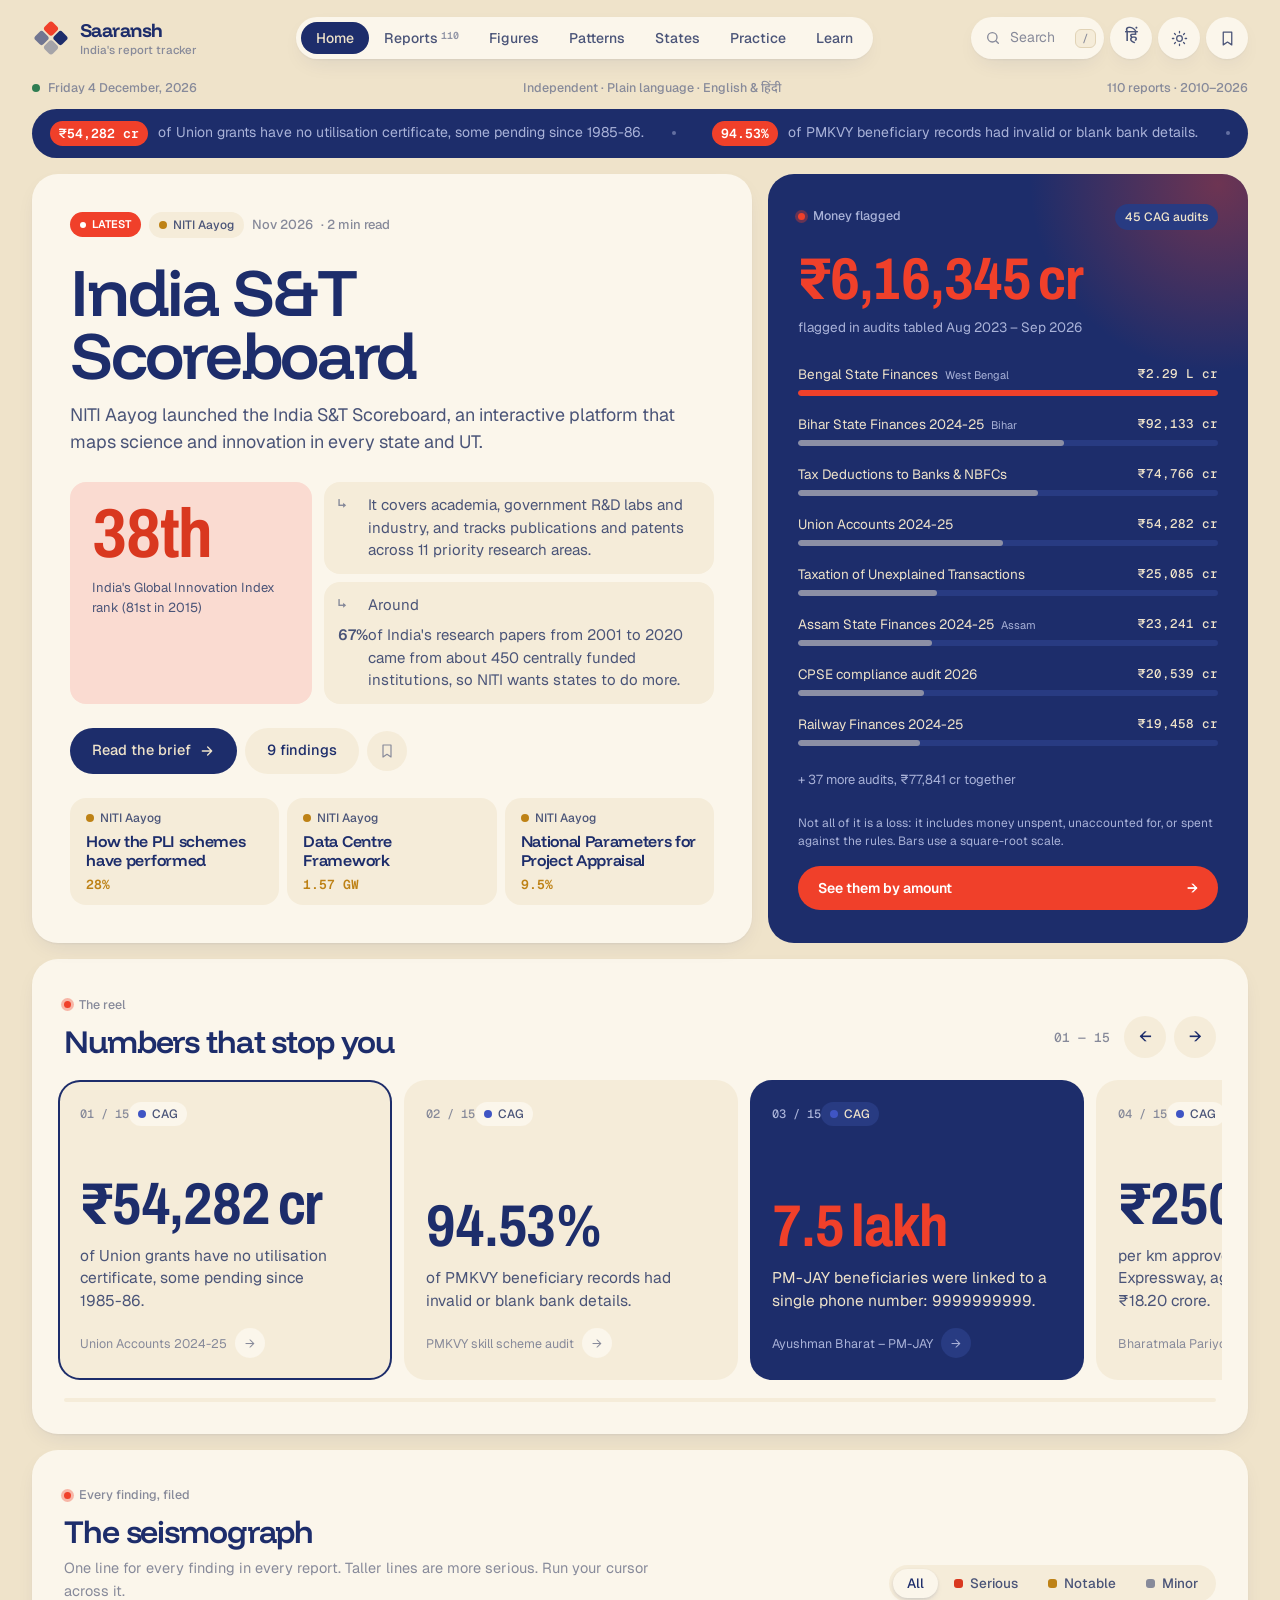
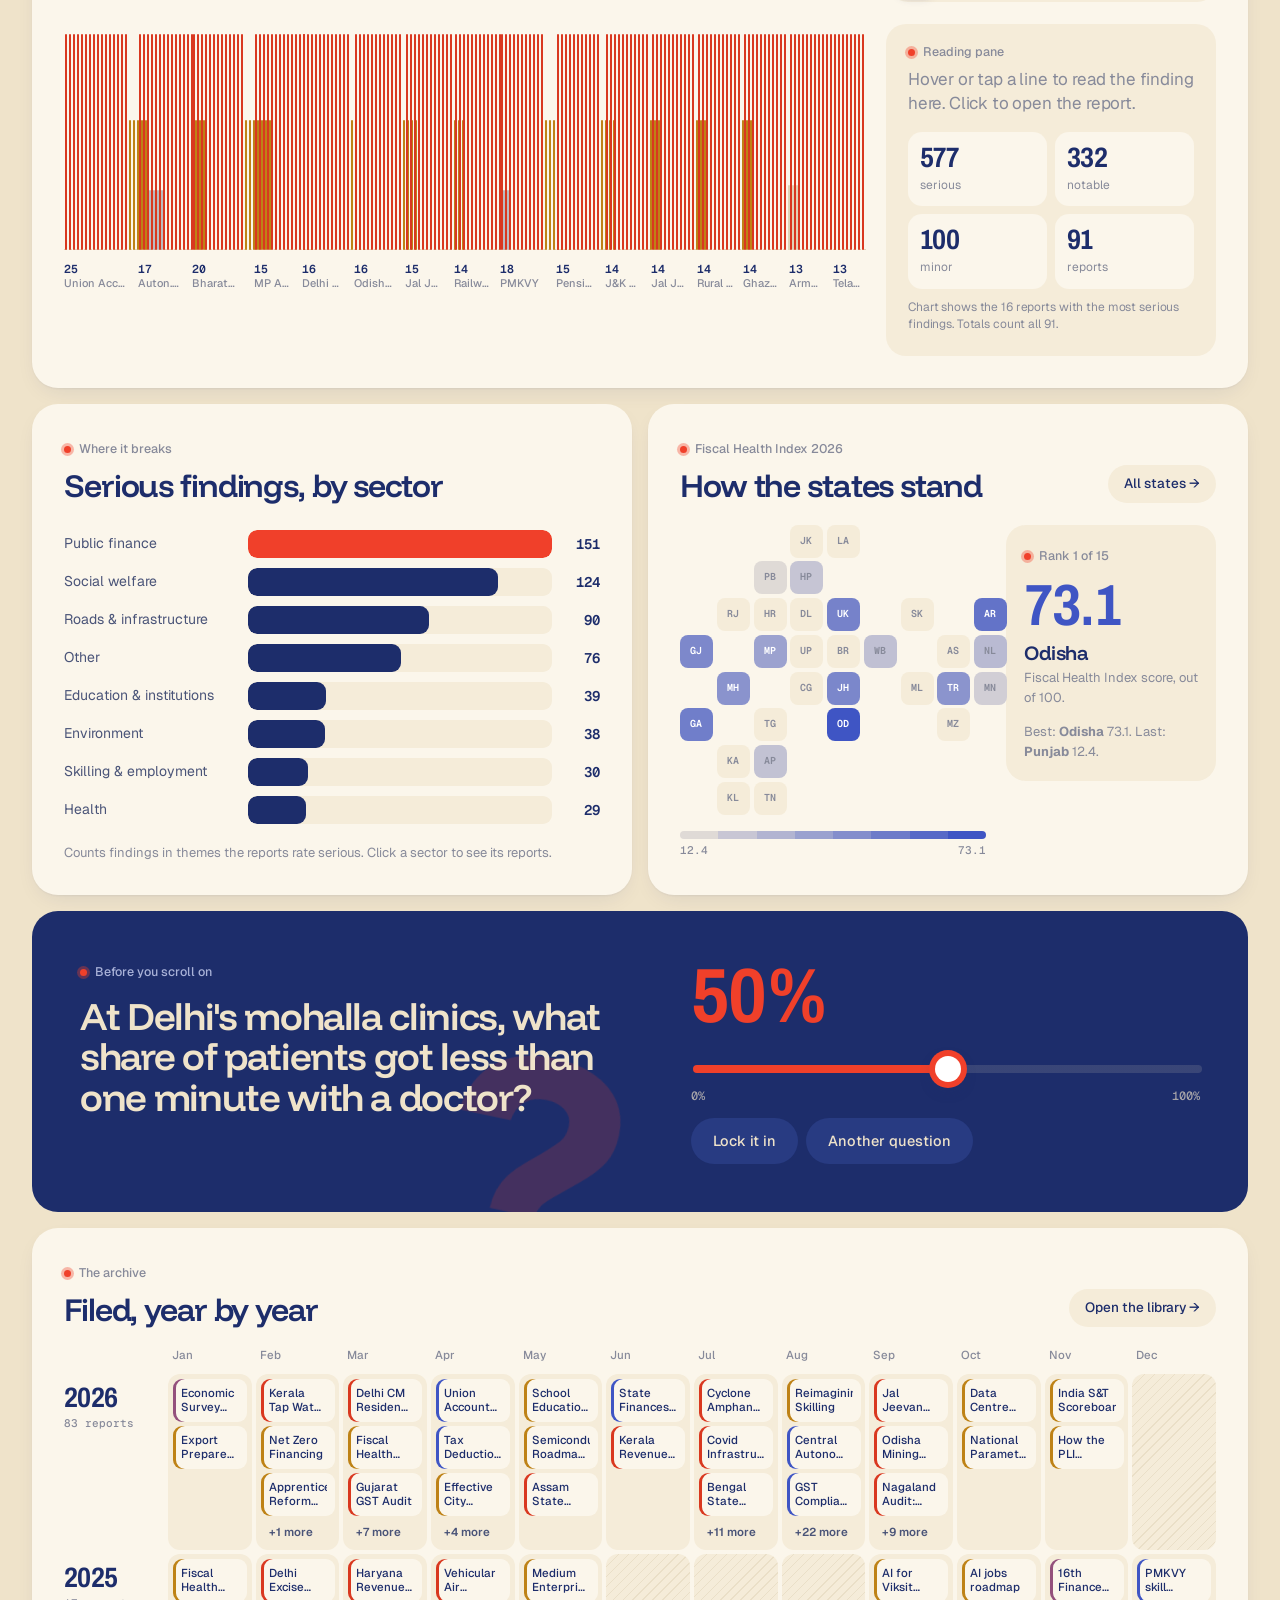
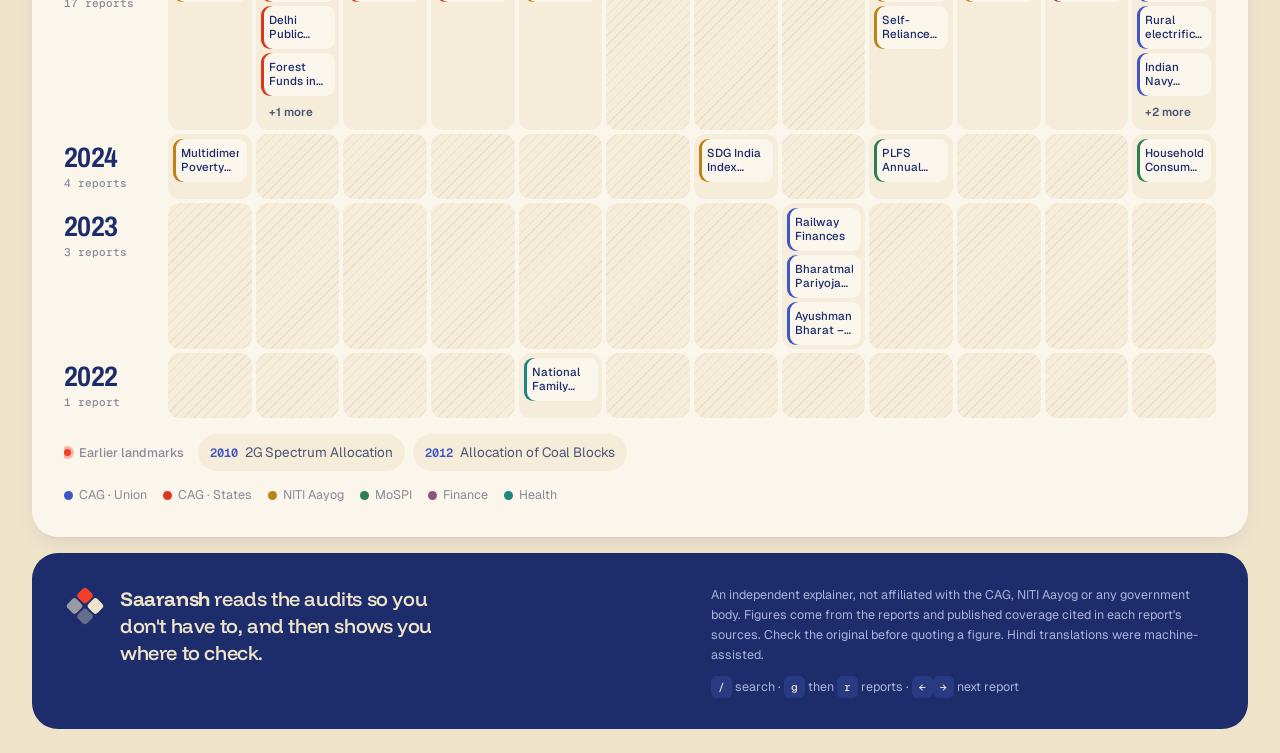
<file: index.html>
<!doctype html>
<html lang="en">
<head>
<meta charset="utf-8">
<meta name="viewport" content="width=device-width, initial-scale=1, viewport-fit=cover">
<title>Saaransh: CAG audits and NITI Aayog reports, decoded</title>
<meta name="description" content="Saaransh explains CAG audits, NITI Aayog reports and official surveys in plain language, in English and Hindi: the money flagged, the findings, the government's reply, the sources and exam practice.">
<meta name="keywords" content="CAG report, CAG audit, NITI Aayog report, government reports India, UPSC current affairs, state finances, Hindi">
<meta name="theme-color" content="#EFE3CA" media="(prefers-color-scheme: light)">
<meta name="theme-color" content="#10163A" media="(prefers-color-scheme: dark)">
<meta name="color-scheme" content="light dark">
<meta name="application-name" content="Saaransh">
<meta name="apple-mobile-web-app-title" content="Saaransh">
<meta name="apple-mobile-web-app-capable" content="yes">
<meta name="apple-mobile-web-app-status-bar-style" content="default">

<meta property="og:type" content="website">
<meta property="og:site_name" content="Saaransh">
<meta property="og:title" content="Saaransh: CAG audits and NITI Aayog reports, decoded">
<meta property="og:description" content="The money flagged, the findings, the government's reply and the sources. In English and Hindi.">
<meta property="og:image" content="/og-image.jpg">
<meta property="og:image:width" content="1200">
<meta property="og:image:height" content="630">
<meta property="og:locale" content="en_IN">
<meta property="og:locale:alternate" content="hi_IN">
<meta name="twitter:card" content="summary_large_image">
<meta name="twitter:title" content="Saaransh: CAG audits and NITI Aayog reports, decoded">
<meta name="twitter:description" content="The money flagged, the findings, the government's reply and the sources. In English and Hindi.">
<meta name="twitter:image" content="/og-image.jpg">

<link rel="icon" href="/favicon.ico?v=2" sizes="32x32 48x48">
<link rel="icon" href="/favicon.svg?v=2" type="image/svg+xml">
<link rel="apple-touch-icon" href="/icons/apple-touch-icon.png?v=2">
<link rel="manifest" href="/site.webmanifest?v=2">

<link rel="preconnect" href="https://fonts.googleapis.com">
<link rel="preconnect" href="https://fonts.gstatic.com" crossorigin>
<link rel="stylesheet" href="https://fonts.googleapis.com/css2?family=Funnel+Display:wght@400..800&family=Archivo:wdth,wght@62..125,400..800&family=Geist:wght@400..700&family=Geist+Mono:wght@400..600&family=Noto+Sans+Devanagari:wght@400..700&display=swap">
<script>try{var t=JSON.parse(localStorage.getItem("saaransh-theme"));if(t)document.documentElement.dataset.theme=t;if(localStorage.getItem("saaransh-lang")==="hi")document.documentElement.lang="hi"}catch(e){}</script>
<link rel="stylesheet" href="/assets/css/app.css?v=48">
<script type="application/ld+json">{"@context":"https://schema.org","@type":"WebSite","name":"Saaransh","alternateName":"सारांश","description":"CAG audits, NITI Aayog reports and official surveys explained in plain English and Hindi.","inLanguage":["en-IN","hi-IN"]}</script>
</head>
<body>
<noscript><p style="padding:24px;font:16px/1.5 system-ui,sans-serif">Saaransh needs JavaScript to show the reports. Please enable it and reload.</p></noscript>
<a class="skip" href="#main">Skip to content</a>

<header class="mast" id="mast">
  <div class="mast-in">
    <button class="wordmark homelink" aria-label="Saaransh, go to Home">
      <svg class="mark" viewBox="0 0 64 64" aria-hidden="true"><g transform="rotate(45 32 32)"><rect class="m1" x="11" y="11" width="19.5" height="19.5" rx="5"/><rect class="m2" x="33.5" y="11" width="19.5" height="19.5" rx="5"/><rect class="m3" x="11" y="33.5" width="19.5" height="19.5" rx="5"/><rect class="m4" x="33.5" y="33.5" width="19.5" height="19.5" rx="5"/></g></svg>
      <span class="wm"><b>Saaransh</b><small>India's report tracker</small></span>
    </button>
    <nav class="nav" aria-label="Sections">
      <button data-view="home">Home</button>
      <button data-view="reports">Reports<sup id="nReports"></sup></button>
      <button data-view="numbers">Figures</button>
      <button data-view="insights">Patterns</button>
      <button data-view="states">States</button>
      <button data-view="play">Practice</button>
      <button data-view="learn">Learn</button>
      <span class="nav-ink" aria-hidden="true"></span>
    </nav>
    <div class="tools">
      <button class="find" data-palette aria-label="Search"><svg width="16" height="16" viewBox="0 0 24 24" fill="none" stroke="currentColor" stroke-width="2" stroke-linecap="round"><circle cx="11" cy="11" r="7"/><path d="m20 20-3.5-3.5"/></svg><span>Search</span><kbd>/</kbd></button>
      <button class="tool langbtn" id="langBtn" aria-label="हिंदी में देखें"><span class="deva">हिं</span></button>
      <button class="tool" id="themeBtn" aria-label="Switch theme"><svg class="i-sun" width="17" height="17" viewBox="0 0 24 24" fill="none" stroke="currentColor" stroke-width="1.8" stroke-linecap="round"><circle cx="12" cy="12" r="4"/><path d="M12 2v2M12 20v2M4.9 4.9l1.4 1.4M17.7 17.7l1.4 1.4M2 12h2M20 12h2M4.9 19.1l1.4-1.4M17.7 6.3l1.4-1.4"/></svg><svg class="i-moon" width="17" height="17" viewBox="0 0 24 24" fill="none" stroke="currentColor" stroke-width="1.8" stroke-linecap="round" stroke-linejoin="round"><path d="M20 14.5A8 8 0 0 1 9.5 4a8 8 0 1 0 10.5 10.5z"/></svg></button>
      <button class="tool" data-saved-go aria-label="Saved reports"><svg width="17" height="17" viewBox="0 0 24 24" fill="none" stroke="currentColor" stroke-width="1.8" stroke-linejoin="round"><path d="M6 3h12v18l-6-4-6 4z"/></svg><i class="savedot" id="savedDot" hidden></i></button>
    </div>
  </div>
</header>

<main id="main">

  <!-- FRONT PAGE -->
  <section class="view" data-view="home">
    <div class="dateline wrap"><span id="dateline"></span><span class="dl-mid">Independent · Plain language · English &amp; हिंदी</span><span id="edition"></span></div>
    <div class="ticker" id="ticker" aria-label="Figures from the reports"><div class="tk-track" id="tkTrack"></div></div>

    <div class="wrap">
      <div class="lead">
        <article class="lead-story" id="leadStory"></article>
        <aside class="receipt-wrap" id="receipt"></aside>
      </div>

      <section class="block" aria-labelledby="hReel">
        <header class="bh"><div><p class="kick">The reel</p><h2 id="hReel">Numbers that stop you</h2></div><div class="bh-r"><span class="reel-count" id="reelCount"></span><button class="rnd" data-reel="-1" aria-label="Previous">←</button><button class="rnd" data-reel="1" aria-label="Next">→</button></div></header>
        <div class="reel" id="reel"></div>
        <div class="reel-prog"><i id="reelProg"></i></div>
      </section>

      <section class="block" aria-labelledby="hSeis">
        <header class="bh"><div><p class="kick">Every finding, filed</p><h2 id="hSeis">The seismograph</h2><p class="bh-sub">One line for every finding in every report. Taller lines are more serious. Run your cursor across it.</p></div><div class="bh-r seg" id="seisSeg" role="group" aria-label="Severity"><button data-sv="" aria-pressed="true">All</button><button data-sv="high" aria-pressed="false"><i class="sw high"></i>Serious</button><button data-sv="med" aria-pressed="false"><i class="sw med"></i>Notable</button><button data-sv="low" aria-pressed="false"><i class="sw low"></i>Minor</button></div></header>
        <div class="seis" id="seis"></div>
      </section>

      <div class="duo">
        <section class="block" aria-labelledby="hSect">
          <header class="bh"><div><p class="kick">Where it breaks</p><h2 id="hSect">Serious findings, by sector</h2></div></header>
          <div id="sectors"></div>
        </section>
        <section class="block" aria-labelledby="hMini">
          <header class="bh"><div><p class="kick">Fiscal Health Index 2026</p><h2 id="hMini">How the states stand</h2></div><button class="more" data-view="states">All states →</button></header>
          <div class="minimap" id="minimap"></div>
        </section>
      </div>

      <section class="block guess-band" id="guessBand" aria-labelledby="hGuess"></section>

      <section class="block" aria-labelledby="hArch">
        <header class="bh"><div><p class="kick">The archive</p><h2 id="hArch">Filed, year by year</h2></div><button class="more" data-view="reports">Open the library →</button></header>
        <div class="archive" id="archive"></div>
      </section>
    </div>
  </section>

  <!-- REPORTS -->
  <section class="view" data-view="reports" hidden>
    <div class="wrap">
      <header class="phead"><p class="kick">The library</p><h1>Every report, decoded</h1><p class="deck" id="repStat"></p></header>
      <div class="lib">
        <aside class="rail" id="rail" aria-label="Filters"></aside>
        <div class="lib-main">
          <div class="lib-bar">
            <label class="qbox"><svg width="16" height="16" viewBox="0 0 24 24" fill="none" stroke="currentColor" stroke-width="2" stroke-linecap="round"><circle cx="11" cy="11" r="7"/><path d="m20 20-3.5-3.5"/></svg><span class="sr">Filter reports</span><input id="libq" type="search" placeholder="Filter by scheme, ministry, state…" autocomplete="off"></label>
            <div class="seg" id="sortSeg" role="group" aria-label="Sort"><button data-sort="new" aria-pressed="true">Newest</button><button data-sort="money" aria-pressed="false">₹ flagged</button><button data-sort="az" aria-pressed="false">A–Z</button></div>
            <div class="seg icon" id="viewSeg" role="group" aria-label="Layout"><button data-lv="index" aria-pressed="true" aria-label="Index"><svg width="16" height="16" viewBox="0 0 24 24" fill="none" stroke="currentColor" stroke-width="2" stroke-linecap="round"><path d="M4 6h16M4 12h16M4 18h16"/></svg></button><button data-lv="covers" aria-pressed="false" aria-label="Covers"><svg width="16" height="16" viewBox="0 0 24 24" fill="none" stroke="currentColor" stroke-width="2" stroke-linejoin="round"><rect x="4" y="4" width="7" height="9"/><rect x="13" y="4" width="7" height="9"/><rect x="4" y="15" width="7" height="5"/><rect x="13" y="15" width="7" height="5"/></svg></button></div>
          </div>
          <p class="lib-count" id="libCount" aria-live="polite"></p>
          <div id="grid"></div>
        </div>
      </div>
    </div>
  </section>

  <!-- FIGURES -->
  <section class="view" data-view="numbers" hidden>
    <div class="wrap">
      <header class="phead"><p class="kick">Figures</p><h1>Every rupee, on one line</h1><p class="deck" id="numStat"></p></header>
      <div class="tabs" role="tablist" data-subgroup="num">
        <button role="tab" data-sub="swarm" aria-selected="true">Money swarm</button>
        <button role="tab" data-sub="trends" aria-selected="false">Trends</button>
        <button role="tab" data-sub="wall" aria-selected="false">Key figures</button>
      </div>
      <div class="panel" data-subpanel="num:swarm">
        <section class="block">
          <header class="bh"><div><p class="kick">Log scale · ₹ crore</p><h2>Every amount the reports flag</h2><p class="bh-sub">One dot per amount. Each step along the axis is ten times the one before, so ₹10 crore and ₹10 lakh crore fit on the same line. Hover a dot to read it.</p></div><div class="seg" id="swSeg" role="group" aria-label="Filter"><button data-sw="all" aria-pressed="true">All</button><button data-sw="union" aria-pressed="false">Union</button><button data-sw="state" aria-pressed="false">States</button></div></header>
          <div class="sw-wrap"><div class="swm" id="swarm" role="img" aria-label="Rupee amounts on a log scale"></div><aside class="sw-read" id="swRead" aria-live="polite"></aside></div>
        </section>
        <section class="block">
          <header class="bh"><div><p class="kick">Put it in perspective</p><h2>How many times does one fit in the other?</h2></div></header>
          <div class="cmp">
            <div class="cmp-pick">
              <label><span>This amount</span><select class="sel" id="cmpA"></select></label>
              <button class="rnd" id="cmpSwap" aria-label="Swap the two amounts">⇅</button>
              <label><span>against this one</span><select class="sel" id="cmpB"></select></label>
            </div>
            <div class="cmp-out" id="cmpOut" aria-live="polite"></div>
          </div>
        </section>
      </div>
      <div class="panel" data-subpanel="num:trends" hidden>
        <figure class="plot" id="plot"><figcaption class="plot-head"><div><h3 id="plotTitle"></h3><p id="plotNote"></p></div><span class="delta" id="plotDelta"></span></figcaption><svg id="plotSvg" viewBox="0 0 680 320" role="img" aria-labelledby="plotTitle"></svg><div class="tip" id="plotTip"></div><div class="plot-foot" id="plotFoot"></div></figure>
        <div class="sparks" id="sparks" role="group" aria-label="Indicators"></div>
      </div>
      <div class="panel" data-subpanel="num:wall" hidden>
        <div class="chiprow" id="wallChips" role="group" aria-label="Topic"></div>
        <div class="board" id="board"></div>
      </div>
    </div>
  </section>

  <!-- PATTERNS -->
  <section class="view" data-view="insights" hidden>
    <div class="wrap">
      <header class="phead"><p class="kick">Patterns</p><h1>Different audits. The same failures.</h1><p class="deck" id="insStat"></p></header>
      <section class="block">
        <header class="bh"><div><p class="kick">The matrix</p><h2>Which reports show which failure</h2><p class="bh-sub">Rows are recurring failures, columns are reports. A filled cell means that report is evidence for the pattern. Click a row to read it, or a cell to open the report.</p></div></header>
        <div class="mx-scroll"><div class="mx" id="matrix"></div></div>
      </section>
      <div class="pt-wrap">
        <nav class="pt-list" id="ptList" aria-label="Patterns"></nav>
        <article class="pt-card" id="ptCard" aria-live="polite"></article>
      </div>
      <section class="block"><header class="bh"><div><p class="kick">A footnote</p><h2>Why so few people read these reports</h2></div></header><div class="why" id="whyGrid"></div></section>
    </div>
  </section>

  <!-- STATES -->
  <section class="view" data-view="states" hidden>
    <div class="wrap">
      <header class="phead"><p class="kick">States</p><h1>What the reports say about your state</h1><p class="deck" id="stStat"></p></header>
      <div class="kpis" id="sxKpis"></div>
      <div class="duo">
        <section class="block">
          <header class="bh"><div><p class="kick" id="lpKick">Out of 100</p><h2 id="lpTitle">Fiscal Health Index 2026</h2></div><div class="seg" id="lpSeg" role="group" aria-label="Index"><button data-lp="fhi" aria-pressed="true">Fiscal health</button><button data-lp="sdg" aria-pressed="false">SDG</button></div></header>
          <div class="lps" id="lolli"></div>
          <p class="notep" id="lpNote"></p>
        </section>
        <section class="block">
          <header class="bh"><div><p class="kick">Mentions in these reports</p><h2>Where the findings are</h2></div></header>
          <div id="findBars"></div>
          <p class="notep">Counts findings and reports that name the state. Click a bar to open the state.</p>
        </section>
      </div>
      <section class="block">
        <header class="bh"><div><p class="kick">Scorecards</p><h2>Every state at a glance</h2></div><div class="bh-r"><label class="qbox sm"><svg width="15" height="15" viewBox="0 0 24 24" fill="none" stroke="currentColor" stroke-width="2" stroke-linecap="round"><circle cx="11" cy="11" r="7"/><path d="m20 20-3.5-3.5"/></svg><span class="sr">Find a state</span><input id="stq" type="search" placeholder="Find a state"></label><div class="seg" id="scSort" role="group" aria-label="Sort"><button data-scs="find" aria-pressed="true">Findings</button><button data-scs="fhi" aria-pressed="false">Fiscal</button><button data-scs="sdg" aria-pressed="false">SDG</button><button data-scs="az" aria-pressed="false">A–Z</button></div></div></header>
        <div class="scs" id="sxCards"></div>
      </section>
    </div>
  </section>

  <!-- PRACTICE -->
  <section class="view" data-view="play" hidden>
    <div class="wrap">
      <header class="phead"><p class="kick">Practice</p><h1>Know the numbers before the exam does</h1><p class="deck" id="playStat"></p></header>
      <div class="modes" role="tablist" data-subgroup="play" id="modes"></div>
      <div class="panel" data-subpanel="play:guess"><div class="est" id="est"></div></div>
      <div class="panel" data-subpanel="play:quiz" hidden><div class="mcq" id="mcq"></div></div>
      <div class="panel" data-subpanel="play:cards" hidden><div class="deck" id="deck"></div></div>
      <div class="panel" data-subpanel="play:mains" hidden><div class="mqs" id="mainsList"></div></div>
    </div>
  </section>

  <!-- LEARN -->
  <section class="view" data-view="learn" hidden>
    <div class="wrap">
      <header class="phead"><p class="kick">Learn</p><h1>How India audits itself</h1><p class="deck" id="learnStat"></p></header>
      <div class="tabs" role="tablist" data-subgroup="learn">
        <button role="tab" data-sub="basics" aria-selected="true">The CAG</button>
        <button role="tab" data-sub="journey" aria-selected="false">A report's journey</button>
        <button role="tab" data-sub="landmarks" aria-selected="false">Landmark audits</button>
        <button role="tab" data-sub="niti" aria-selected="false">NITI Aayog</button>
        <button role="tab" data-sub="tips" aria-selected="false">Reading a report</button>
        <button role="tab" data-sub="glossary" aria-selected="false">Glossary</button>
      </div>
      <div class="panel" data-subpanel="learn:basics">
        <div class="arts"><div class="arts-list" id="artList" role="tablist" aria-label="Articles"></div><article class="arts-panel" id="artPanel" aria-live="polite"></article></div>
        <h3 class="sh">Three kinds of audit</h3><div class="atypes" id="learnTypes"></div>
      </div>
      <div class="panel" data-subpanel="learn:journey" hidden><div class="route" id="route"></div></div>
      <div class="panel" data-subpanel="learn:landmarks" hidden><div class="cases" id="cases"></div></div>
      <div class="panel" data-subpanel="learn:niti" hidden><div class="qa" id="qa"></div></div>
      <div class="panel" data-subpanel="learn:tips" hidden><div class="check" id="check"></div></div>
      <div class="panel" data-subpanel="learn:glossary" hidden>
        <div class="gl-top"><label class="qbox"><svg width="16" height="16" viewBox="0 0 24 24" fill="none" stroke="currentColor" stroke-width="2" stroke-linecap="round"><circle cx="11" cy="11" r="7"/><path d="m20 20-3.5-3.5"/></svg><span class="sr">Search terms</span><input id="glq" type="search" placeholder="Search terms"></label><span class="muted" id="glCount"></span></div>
        <div class="letters" id="glLetters" role="group" aria-label="First letter"></div>
        <div class="glossary" id="glossaryGrid"></div>
      </div>
    </div>
  </section>
  <footer class="colophon wrap">
    <div class="col-brand"><svg class="mark" viewBox="0 0 64 64" aria-hidden="true"><g transform="rotate(45 32 32)"><rect class="m1" x="11" y="11" width="19.5" height="19.5" rx="5"/><rect class="m2" x="33.5" y="11" width="19.5" height="19.5" rx="5"/><rect class="m3" x="11" y="33.5" width="19.5" height="19.5" rx="5"/><rect class="m4" x="33.5" y="33.5" width="19.5" height="19.5" rx="5"/></g></svg><p><b>Saaransh</b> reads the audits so you don't have to, and then shows you where to check.</p></div>
    <p class="fine">An independent explainer, not affiliated with the CAG, NITI Aayog or any government body. Figures come from the reports and published coverage cited in each report's sources. Check the original before quoting a figure. Hindi translations were machine-assisted.</p>
    <p class="fine keys"><kbd>/</kbd> search · <kbd>g</kbd> then <kbd>r</kbd> reports · <kbd>←</kbd><kbd>→</kbd> next report</p>
  </footer>
</main>

<nav class="tabbar" aria-label="Primary">
  <button data-view="home"><svg width="20" height="20" viewBox="0 0 24 24" fill="none" stroke="currentColor" stroke-width="1.8" stroke-linecap="round" stroke-linejoin="round"><path d="M4 5h16v14H4z"/><path d="M8 9h8M8 13h5"/></svg>Home</button>
  <button data-view="reports"><svg width="20" height="20" viewBox="0 0 24 24" fill="none" stroke="currentColor" stroke-width="1.8" stroke-linecap="round" stroke-linejoin="round"><path d="M6 3h9l4 4v14H6z"/><path d="M9 12h7M9 16h7"/></svg>Reports</button>
  <button data-view="numbers"><svg width="20" height="20" viewBox="0 0 24 24" fill="none" stroke="currentColor" stroke-width="1.8" stroke-linecap="round" stroke-linejoin="round"><rect x="3" y="3" width="18" height="18"/><rect x="3" y="11" width="10" height="10"/><rect x="3" y="16" width="5" height="5"/></svg>Figures</button>
  <button data-view="states"><svg width="20" height="20" viewBox="0 0 24 24" fill="none" stroke="currentColor" stroke-width="1.8" stroke-linecap="round" stroke-linejoin="round"><path d="M12 21s-7-6.2-7-11a7 7 0 0 1 14 0c0 4.8-7 11-7 11z"/><circle cx="12" cy="10" r="2.5"/></svg>States</button>
  <button data-view="play"><svg width="20" height="20" viewBox="0 0 24 24" fill="none" stroke="currentColor" stroke-width="1.8" stroke-linecap="round" stroke-linejoin="round"><circle cx="12" cy="12" r="9"/><path d="M12 7v5l3 2"/></svg>Practice</button>
  <button data-more aria-label="More sections"><svg width="20" height="20" viewBox="0 0 24 24" fill="none" stroke="currentColor" stroke-width="1.8" stroke-linecap="round"><path d="M5 12h.01M12 12h.01M19 12h.01"/></svg>More</button>
</nav>
<div class="sheet" id="sheet" hidden><div class="sheet-in"><button data-view="insights">Patterns</button><button data-view="learn">Learn</button><button data-saved-go>Saved reports</button><button data-palette>Search</button></div></div>

<div class="reader" id="reader" role="dialog" aria-modal="true" aria-labelledby="rTitle" aria-hidden="true">
  <div class="r-bar">
    <button class="tool" id="rClose" aria-label="Close report"><svg width="18" height="18" viewBox="0 0 24 24" fill="none" stroke="currentColor" stroke-width="2" stroke-linecap="round"><path d="M18 6 6 18M6 6l12 12"/></svg></button>
    <span class="r-mini" id="rMini"></span>
    <div class="r-actions">
      <button class="tool" id="rSave" aria-label="Save report" aria-pressed="false"><svg width="17" height="17" viewBox="0 0 24 24" fill="none" stroke="currentColor" stroke-width="1.8" stroke-linejoin="round"><path d="M6 3h12v18l-6-4-6 4z"/></svg></button>
      <button class="tool" id="rShare" aria-label="Copy summary"><svg width="17" height="17" viewBox="0 0 24 24" fill="none" stroke="currentColor" stroke-width="1.8" stroke-linecap="round" stroke-linejoin="round"><rect x="8" y="8" width="12" height="12" rx="1"/><path d="M16 8V5a1 1 0 0 0-1-1H5a1 1 0 0 0-1 1v10a1 1 0 0 0 1 1h3"/></svg></button>
    </div>
    <i class="r-prog" id="rProg"></i>
  </div>
  <div class="r-scroll" id="rScroll"><div id="rContent"></div></div>
</div>

<div class="drawer" id="drawer" aria-hidden="true"><div class="dr-back" data-drclose></div><aside class="dr-panel" role="dialog" aria-modal="true" aria-labelledby="drTitle"><button class="tool dr-x" data-drclose aria-label="Close"><svg width="18" height="18" viewBox="0 0 24 24" fill="none" stroke="currentColor" stroke-width="2" stroke-linecap="round"><path d="M18 6 6 18M6 6l12 12"/></svg></button><div id="drBody"></div></aside></div>
<div class="palette" id="palette" aria-hidden="true">
  <div class="pal" role="dialog" aria-modal="true" aria-label="Search">
    <div class="pal-in"><svg width="18" height="18" viewBox="0 0 24 24" fill="none" stroke="currentColor" stroke-width="2" stroke-linecap="round"><circle cx="11" cy="11" r="7"/><path d="m20 20-3.5-3.5"/></svg><label class="sr" for="palq">Search</label><input id="palq" type="text" placeholder="Search reports, findings, states, terms" autocomplete="off" role="combobox" aria-controls="palList" aria-expanded="true"><kbd>esc</kbd></div>
    <div class="pal-list" id="palList" role="listbox"></div>
    <div class="pal-foot"><span><kbd>↑</kbd><kbd>↓</kbd> move</span><span><kbd>↵</kbd> open</span><span><kbd>g</kbd> <kbd>r</kbd> reports</span></div>
  </div>
</div>
<div class="pop" id="pop" role="tooltip"></div>
<div class="toast" id="toast" role="status"></div>

<script src="/assets/js/data.js?v=1"></script>
<script src="/assets/js/reports-v2.js?v=1"></script>
<script src="/assets/js/reports-2025-26.js?v=27"></script>
<script src="/assets/js/reports-hi.js?v=27"></script>
<script src="/assets/js/app.js?v=47"></script>
<script src="/assets/js/i18n.js?v=46"></script>
</body>
</html>
</file>
<file: assets/css/app.css>
/* Saaransh: bento.
   Palette 60/30/10: Chantilly Cream #EFE3CA surfaces, Indigo Ink #1D2D6B text and dark cards,
   Amalfi Red #F0402A accent (key numbers, primary actions). No black anywhere. */

:root{
  --bg:#EFE3CA; --card:#FBF6EB; --card2:#F5ECD9; --ink:#1D2D6B; --ink2:#4A5478; --ink3:#878A9A;
  --rule:#E1D3B6; --rule2:#EADFC7; --hl:#FCD6CB;
  --acc:#F0402A; --acc-2:#F0402A; --acc-ink:#FFFFFF;
  --red:#D9381F; --red-s:#FADBD1; --indigo:#3F55C4; --indigo-s:#E0E4F6; --turm:#BE8216; --turm-s:#F5E4C0;
  --green:#2F7D52; --green-s:#DCEBD9; --plum:#94507C; --plum-s:#F0DEE2; --teal:#1F8580; --teal-s:#D6EAE2;
  --inv:#1D2D6B; --inv2:#283B82; --inv-fg:#EFE3CA; --inv-mut:#A9B2D8;
  --c:var(--indigo); --cs:var(--indigo-s);
  --f-disp:"Funnel Display","Noto Sans Devanagari",ui-sans-serif,system-ui,sans-serif;
  --f-num:"Archivo","Funnel Display",ui-sans-serif,system-ui,sans-serif;
  --f-sans:"Geist","Noto Sans Devanagari",ui-sans-serif,system-ui,sans-serif;
  --f-mono:"Geist Mono",ui-monospace,"SFMono-Regular",Menlo,monospace;
  --f-serif:var(--f-disp);
  --wrap:1280px; --gut:clamp(16px,3vw,32px); --r:26px; --r-s:16px;
  --ease:cubic-bezier(.2,.7,.2,1); --spring:cubic-bezier(.34,1.56,.64,1);
  --shadow:0 1px 2px rgba(29,45,107,.05),0 8px 24px -10px rgba(29,45,107,.14);
  --shadow-l:0 2px 4px rgba(29,45,107,.05),0 24px 48px -16px rgba(29,45,107,.26);
  color-scheme:light;
}
:root[data-theme="dark"]{
  --bg:#10163A; --card:#172048; --card2:#1F2A57; --ink:#EFE3CA; --ink2:#C3C2C4; --ink3:#8A90B2;
  --rule:#2A3566; --rule2:#1F2A57; --hl:#4A2016; --acc:#FF5A3F; --acc-2:#FF5A3F; --acc-ink:#FFFFFF;
  --red:#FF6A4E; --red-s:#3D1E2A; --indigo:#9AA9F5; --indigo-s:#232E66; --turm:#F0B652; --turm-s:#3A2E1E;
  --green:#6CC795; --green-s:#173634; --plum:#E29CCB; --plum-s:#3A1F45; --teal:#6FCBC4; --teal-s:#143545;
  --inv:#26368A; --inv2:#3041A0; --inv-fg:#EFE3CA; --inv-mut:#B3BBE3;
  --shadow:0 1px 2px rgba(4,7,24,.35),0 8px 24px -10px rgba(4,7,24,.6); --shadow-l:0 24px 48px -16px rgba(4,7,24,.75);
  color-scheme:dark;
}
@media (prefers-color-scheme:dark){
  :root:not([data-theme="light"]){
    --bg:#10163A; --card:#172048; --card2:#1F2A57; --ink:#EFE3CA; --ink2:#C3C2C4; --ink3:#8A90B2;
  --rule:#2A3566; --rule2:#1F2A57; --hl:#4A2016; --acc:#FF5A3F; --acc-2:#FF5A3F; --acc-ink:#FFFFFF;
  --red:#FF6A4E; --red-s:#3D1E2A; --indigo:#9AA9F5; --indigo-s:#232E66; --turm:#F0B652; --turm-s:#3A2E1E;
  --green:#6CC795; --green-s:#173634; --plum:#E29CCB; --plum-s:#3A1F45; --teal:#6FCBC4; --teal-s:#143545;
  --inv:#26368A; --inv2:#3041A0; --inv-fg:#EFE3CA; --inv-mut:#B3BBE3;
    --shadow:0 1px 2px rgba(4,7,24,.35),0 8px 24px -10px rgba(4,7,24,.6); --shadow-l:0 24px 48px -16px rgba(4,7,24,.75);
    color-scheme:dark;
  }
}
.c-red{--c:var(--red);--cs:var(--red-s)} .c-indigo{--c:var(--indigo);--cs:var(--indigo-s)} .c-turm{--c:var(--turm);--cs:var(--turm-s)}
.c-green{--c:var(--green);--cs:var(--green-s)} .c-plum{--c:var(--plum);--cs:var(--plum-s)} .c-teal{--c:var(--teal);--cs:var(--teal-s)}

*,*::before,*::after{box-sizing:border-box}
html{-webkit-text-size-adjust:100%;scroll-padding-top:100px}
body{margin:0;background:var(--bg);color:var(--ink);font:400 15px/1.55 var(--f-sans);-webkit-font-smoothing:antialiased;overflow-x:hidden}
body.lock{overflow:hidden}
html[lang="hi"] body{font-family:"Noto Sans Devanagari",var(--f-sans)}
button{font:inherit;color:inherit;background:none;border:0;padding:0;cursor:pointer;text-align:inherit}
a{color:inherit}
img,svg{display:block}
input,select{font:inherit;color:inherit}
h1,h2,h3,h4{margin:0;font-weight:inherit}
p{margin:0}
ul,ol,dl,dd{margin:0;padding:0}
kbd{font:500 11px/1 var(--f-mono);padding:3px 6px;border-radius:6px;color:var(--ink3);background:var(--card2);border:1px solid var(--rule)}
.sr{position:absolute!important;width:1px;height:1px;overflow:hidden;clip:rect(0 0 0 0);white-space:nowrap}
.skip{position:absolute;left:-999px;top:8px;z-index:300;background:var(--ink);color:var(--bg);padding:8px 12px;border-radius:10px}
.skip:focus{left:8px}
:focus-visible{outline:2px solid var(--indigo);outline-offset:2px;border-radius:8px}
.deva{font-family:"Noto Sans Devanagari",sans-serif}
.mono{font-family:var(--f-mono);font-variant-numeric:tabular-nums}
.muted{color:var(--ink3);font-size:14px}
::selection{background:var(--hl);color:var(--ink)}
.wrap{max-width:var(--wrap);margin:0 auto;padding:0 var(--gut)}

/* ---------- primitives ---------- */
.kick{font:500 12.5px/1 var(--f-sans);color:var(--ink3);display:inline-flex;align-items:center;gap:8px}
.kick::before{content:"";width:7px;height:7px;border-radius:50%;background:var(--acc-2);box-shadow:0 0 0 3px color-mix(in srgb,var(--acc) 35%,transparent)}
.fig{font-family:var(--f-num);font-weight:700;font-stretch:80%;font-variant-numeric:tabular-nums;letter-spacing:-.02em;line-height:.95}
.pill{display:inline-flex;align-items:center;gap:6px;height:26px;padding:0 10px;border-radius:999px;font:500 12px/1 var(--f-sans);background:var(--card2);color:var(--ink2)}
mark.n{background:none;color:inherit;font-weight:600}
.term{border-bottom:1.5px dashed var(--ink3);cursor:help;font:inherit;color:inherit}
.term:hover{border-color:var(--indigo);color:var(--indigo)}

/* ---------- masthead ---------- */
.mast{position:sticky;top:0;z-index:50;padding:12px 0;transition:background .3s}
.mast.scrolled{background:color-mix(in srgb,var(--bg) 78%,transparent);backdrop-filter:saturate(1.6) blur(16px);-webkit-backdrop-filter:saturate(1.6) blur(16px)}
.mast-in{max-width:var(--wrap);margin:0 auto;padding:0 var(--gut);height:52px;display:flex;align-items:center;gap:20px}
.wordmark{display:flex;align-items:center;gap:10px;flex:none}
.mark{width:38px;height:38px;flex:none;overflow:visible;color:var(--ink)}
.mark rect{fill:currentColor;transition:transform .5s var(--spring),opacity .3s;transform-box:fill-box;transform-origin:center}
.mark .m1{fill:#F0402A}
.mark .m3{opacity:.6}
.mark .m4{opacity:.35}
.wordmark:hover .mark .m1{transform:translate(-2px,-2px)}
.wordmark:hover .mark .m2{transform:translate(2px,-2px)}
.wordmark:hover .mark .m3{transform:translate(-2px,2px)}
.wordmark:hover .mark .m4{transform:translate(2px,2px)}
.wm b{display:block;font:700 19px/1 var(--f-disp);letter-spacing:-.03em}
.wm small{display:block;font:500 11.5px/1 var(--f-sans);color:var(--ink3);margin-top:4px}
.nav{display:flex;position:relative;margin:0 auto;background:var(--card);border-radius:999px;padding:5px;box-shadow:var(--shadow)}
.nav button{position:relative;z-index:1;padding:9px 15px;font:500 14px/1 var(--f-sans);color:var(--ink2);border-radius:999px;transition:color .3s}
.nav button:hover{color:var(--ink)}
.nav button[aria-current]{color:var(--bg)}
:root[data-theme="dark"] .nav button[aria-current]{color:var(--acc-ink)}
.nav sup{font:600 10px/1 var(--f-mono);margin-left:3px;vertical-align:4px;opacity:.6}
.nav-ink{position:absolute;top:5px;bottom:5px;left:0;width:0;background:var(--ink);border-radius:999px;transition:left .5s var(--spring),width .5s var(--spring);z-index:0}
:root[data-theme="dark"] .nav-ink{background:var(--acc)}
.tools{display:flex;align-items:center;gap:6px;flex:none}
.find{display:flex;align-items:center;gap:9px;height:42px;padding:0 8px 0 14px;border-radius:999px;color:var(--ink3);font-size:14px;background:var(--card);box-shadow:var(--shadow);transition:color .2s,box-shadow .2s}
.find:hover{color:var(--ink);box-shadow:var(--shadow-l)}
.find span{min-width:56px}
.tool{width:42px;height:42px;display:grid;place-items:center;border-radius:999px;color:var(--ink2);background:var(--card);box-shadow:var(--shadow);position:relative;transition:color .2s,transform .25s var(--spring),background .2s}
.tool:hover{color:var(--ink);transform:translateY(-1px)}
.tool:active{transform:scale(.9)}
.tool[aria-pressed="true"]{background:var(--acc);color:var(--acc-ink)}
.tool[aria-pressed="true"] path{fill:currentColor}
.langbtn span{font-size:16px;font-weight:500}
.langbtn span:not(.deva){font:600 12px/1 var(--f-sans)}
.i-moon{display:none}
:root[data-theme="dark"] .i-sun{display:none} :root[data-theme="dark"] .i-moon{display:block}
.savedot{position:absolute;top:8px;right:8px;width:8px;height:8px;border-radius:50%;background:var(--red);box-shadow:0 0 0 2px var(--card)}

/* ---------- views + shared blocks ---------- */
main{min-height:70vh}
.view{animation:viewIn .55s var(--ease) both}
@keyframes viewIn{from{opacity:0;transform:translateY(10px)}}
.phead{padding:clamp(28px,5vw,64px) 0 clamp(20px,3vw,32px);position:relative}
.phead h1{font:600 clamp(40px,6.4vw,84px)/.95 var(--f-disp);letter-spacing:-.035em;margin-top:14px;max-width:22ch;text-wrap:pretty}
.phead .deck{margin-top:18px;color:var(--ink2);font-size:17px;line-height:1.5;max-width:58ch}
.phead .deck b{color:var(--ink);font-weight:600}
.block{background:var(--card);border-radius:var(--r);padding:clamp(20px,2.6vw,32px);margin-top:16px;box-shadow:var(--shadow)}
.bh{display:flex;align-items:flex-end;justify-content:space-between;gap:16px;margin-bottom:22px;flex-wrap:wrap}
.bh h2{font:600 clamp(24px,2.6vw,32px)/1.05 var(--f-disp);letter-spacing:-.035em;margin-top:10px}
.bh-sub{color:var(--ink3);margin-top:8px;max-width:60ch;font-size:14.5px}
.bh-r{display:flex;align-items:center;gap:8px}
.more{display:inline-flex;align-items:center;gap:6px;height:38px;padding:0 16px;border-radius:999px;background:var(--card2);font:500 13.5px/1 var(--f-sans);color:var(--ink);transition:background .2s,transform .25s var(--spring)}
.more:hover{background:var(--acc);color:var(--acc-ink);transform:translateX(2px)}
.rnd{width:42px;height:42px;border-radius:50%;display:grid;place-items:center;font:500 16px/1 var(--f-sans);color:var(--ink);background:var(--card2);transition:background .2s,color .2s,transform .25s var(--spring)}
.rnd:hover{background:var(--ink);color:var(--bg)}
.rnd:active{transform:scale(.88)}
.rnd:disabled{opacity:.35;pointer-events:none}

.seg{display:inline-flex;padding:4px;border-radius:999px;background:var(--card2);gap:2px;flex-wrap:wrap}
.seg button{padding:8px 14px;border-radius:999px;font:500 13.5px/1 var(--f-sans);color:var(--ink2);display:flex;align-items:center;gap:7px;transition:background .25s,color .25s,box-shadow .25s}
.seg button:hover{color:var(--ink)}
.seg button[aria-pressed="true"]{background:var(--card);color:var(--ink);box-shadow:0 1px 3px rgba(29,45,107,.1),0 4px 10px -4px rgba(29,45,107,.16)}
:root[data-theme="dark"] .seg button[aria-pressed="true"]{background:var(--inv2)}
.seg.icon button{padding:8px 10px}
.sw{width:9px;height:9px;border-radius:3px;display:inline-block}
.sw.high{background:var(--red)} .sw.med{background:var(--turm)} .sw.low{background:var(--ink3)}

.btn{display:inline-flex;align-items:center;gap:8px;height:46px;padding:0 22px;border-radius:999px;background:var(--card2);font:500 14.5px/1 var(--f-sans);color:var(--ink);transition:background .2s,color .2s,transform .25s var(--spring);white-space:nowrap}
.btn:hover{background:var(--ink);color:var(--bg)}
.btn:active{transform:scale(.96)}
.btn:disabled{opacity:.4;pointer-events:none}
.btn.solid{background:var(--ink);color:var(--bg)}
.btn.solid:hover{background:var(--acc);color:var(--acc-ink)}
.btn.red{background:var(--acc);color:var(--acc-ink)}
.btn.red:hover{background:var(--ink);color:var(--bg)}
.btn.sm{height:38px;padding:0 16px;font-size:13.5px}
.btn .arr{transition:transform .3s var(--spring)}
.btn:hover .arr{transform:translateX(4px)}
.sel{appearance:none;height:42px;padding:0 38px 0 16px;border:0;border-radius:999px;background:var(--card) url("data:image/svg+xml,%3Csvg xmlns='http://www.w3.org/2000/svg' width='12' height='12' viewBox='0 0 24 24' fill='none' stroke='%238B9085' stroke-width='2.5'%3E%3Cpath d='m6 9 6 6 6-6'/%3E%3C/svg%3E") no-repeat right 15px center;font-size:14px;max-width:100%;box-shadow:var(--shadow)}

.tabs{display:inline-flex;gap:2px;padding:5px;background:var(--card);border-radius:999px;margin-bottom:20px;overflow-x:auto;scrollbar-width:none;max-width:100%;box-shadow:var(--shadow)}
.tabs::-webkit-scrollbar{display:none}
.tabs button{padding:10px 18px;font:500 14px/1 var(--f-sans);color:var(--ink2);white-space:nowrap;border-radius:999px;transition:background .25s,color .25s}
.tabs button:hover{color:var(--ink)}
.tabs button[aria-selected="true"]{background:var(--ink);color:var(--bg)}
:root[data-theme="dark"] .tabs button[aria-selected="true"]{background:var(--acc);color:var(--acc-ink)}
.panel{animation:viewIn .45s var(--ease) both}
.rv{opacity:0;transform:translateY(22px) scale(.99);transition:opacity .8s var(--ease),transform .8s var(--ease)}
.rv.in{opacity:1;transform:none}

.tag{display:inline-flex;align-items:center;gap:6px;font:500 12px/1 var(--f-sans);color:var(--ink2)}
.tag i{width:8px;height:8px;background:var(--c);border-radius:50%}

/* ---------- front page ---------- */
.dateline{display:flex;justify-content:space-between;gap:12px;padding-top:6px;padding-bottom:14px;font:500 12.5px/1 var(--f-sans);color:var(--ink3)}
.dateline>span{display:inline-flex;align-items:center;gap:8px}
.dateline #dateline::before{content:"";width:8px;height:8px;border-radius:50%;background:var(--green);animation:live 2s infinite}
@keyframes live{0%{box-shadow:0 0 0 0 color-mix(in srgb,var(--green) 60%,transparent)}70%{box-shadow:0 0 0 8px transparent}100%{box-shadow:0 0 0 0 transparent}}
.ticker{max-width:calc(var(--wrap) - var(--gut)*2);margin:0 auto;border-radius:999px;overflow:hidden;background:var(--inv);color:var(--inv-fg);position:relative}
@media (max-width:1344px){.ticker{margin:0 var(--gut)}}
.tk-track{display:flex;width:max-content;animation:tick 100s linear infinite}
.ticker:hover .tk-track{animation-play-state:paused}
@keyframes tick{to{transform:translateX(-50%)}}
.tk-item{display:flex;align-items:center;gap:10px;padding:12px 18px;white-space:nowrap;font-size:14px;color:var(--inv-mut);transition:color .2s}
.tk-item:hover{color:var(--inv-fg)}
.tk-item b{font:600 13px/1 var(--f-mono);color:var(--acc-ink);background:var(--acc);padding:6px 9px;border-radius:999px}
.tk-item::after{content:"";width:4px;height:4px;border-radius:50%;background:var(--inv-mut);margin-left:18px;opacity:.5}

.lead{display:grid;grid-template-columns:minmax(0,1.5fr) minmax(0,1fr);gap:16px;padding-top:16px}
.lead-story{background:var(--card);border-radius:var(--r);padding:clamp(22px,3vw,40px);box-shadow:var(--shadow);display:flex;flex-direction:column}
.ls-meta{display:flex;align-items:center;gap:8px;flex-wrap:wrap;font:500 13px/1 var(--f-sans);color:var(--ink3)}
.ls-meta .new{font:600 11px/1 var(--f-sans);padding:7px 10px;background:var(--acc);color:var(--acc-ink);border-radius:999px;display:inline-flex;align-items:center;gap:6px}
.ls-meta .new::before{content:"";width:6px;height:6px;border-radius:50%;background:var(--acc-ink);animation:blink 1.4s infinite}
@keyframes blink{50%{opacity:.2}}
.ls-meta .tag{padding:7px 10px;background:var(--card2);border-radius:999px}
.lead-story h1{font:600 clamp(38px,5.2vw,72px)/.95 var(--f-disp);letter-spacing:-.035em;margin:22px 0 16px;text-wrap:pretty;cursor:pointer;transition:color .2s}
.lead-story h1:hover{color:var(--indigo)}
.ls-deck{font-size:clamp(16px,1.4vw,19px);line-height:1.5;color:var(--ink2);max-width:56ch}
.ls-row{display:grid;grid-template-columns:auto 1fr;gap:12px;margin-top:26px;align-items:stretch}
.ls-big{background:var(--red-s);border-radius:var(--r-s);padding:20px 22px;min-width:200px}
.ls-big .fig{font-size:clamp(48px,5.4vw,76px);color:var(--red)}
.ls-big span{display:block;font-size:13px;color:var(--ink2);margin-top:10px;max-width:22ch}
.ls-pts{list-style:none;display:grid;gap:8px;align-content:start}
.ls-pts li{display:grid;grid-template-columns:22px 1fr;gap:8px;font-size:15px;line-height:1.5;color:var(--ink2);padding:12px 14px;background:var(--card2);border-radius:var(--r-s)}
.ls-pts li::before{content:"↳";font:600 14px/1.5 var(--f-mono);color:var(--ink3)}
.ls-cta{display:flex;align-items:center;gap:8px;margin-top:24px;flex-wrap:wrap}
.also{margin-top:auto;padding-top:24px;display:grid;grid-template-columns:repeat(3,1fr);gap:8px}
.also button{padding:14px 16px;border-radius:var(--r-s);background:var(--card2);display:flex;flex-direction:column;gap:8px;transition:transform .3s var(--spring),background .2s}
.also button:hover{transform:translateY(-3px);background:var(--cs)}
.also b{font:600 16px/1.2 var(--f-disp);letter-spacing:-.02em}
.also .fv{font:600 13px/1 var(--f-mono);color:var(--c);margin-top:auto}

/* money flagged card */
.receipt-wrap{display:flex}
.receipt{background:var(--inv);color:var(--inv-fg);border-radius:var(--r);padding:clamp(22px,2.6vw,30px);display:flex;flex-direction:column;width:100%;position:relative;overflow:hidden}
.receipt::before{content:"";position:absolute;width:380px;height:380px;right:-160px;top:-180px;border-radius:50%;background:radial-gradient(circle,color-mix(in srgb,var(--acc) 38%,transparent),transparent 70%);pointer-events:none;animation:float 9s ease-in-out infinite}
@keyframes float{50%{transform:translate(-30px,24px) scale(1.1)}}
.rc-top{display:flex;justify-content:space-between;align-items:center;position:relative}
.receipt .kick{color:var(--inv-mut)}
.receipt .pill{background:var(--inv2);color:var(--inv-fg)}
.rc-total{margin:22px 0 18px;position:relative}
.rc-total .fig{font-size:clamp(46px,4.6vw,64px);color:var(--acc);display:block}
.rc-total p{color:var(--inv-mut);font-size:13.5px;margin-top:10px}
.rc-lines{list-style:none;display:grid;gap:2px;position:relative}
.rc-line{display:grid;grid-template-columns:1fr auto;gap:5px 12px;padding:8px 10px;margin:0 -10px;border-radius:12px;cursor:pointer;transition:background .2s;opacity:0;transform:translateY(6px)}
.receipt.printed .rc-line{animation:rise2 .5s var(--ease) forwards;animation-delay:var(--d)}
@keyframes rise2{to{opacity:1;transform:none}}
.rc-line:hover{background:var(--inv2)}
.rc-line .nm{font-size:13.5px;color:var(--inv-fg);white-space:nowrap;overflow:hidden;text-overflow:ellipsis}
.rc-line .nm em{font-style:normal;font-size:11px;color:var(--inv-mut);margin-left:4px}
.rc-line b{font:500 12.5px/1.6 var(--f-mono);color:var(--inv-fg)}
.rc-line .bar{grid-column:1/-1;height:6px;border-radius:999px;background:var(--inv2);display:block;overflow:hidden}
.rc-line .bar i{display:block;height:100%;width:var(--w);border-radius:999px;background:color-mix(in srgb,var(--inv-fg) 50%,transparent);transform-origin:left;transform:scaleX(0);transition:transform 1.2s var(--ease),background .2s}
.receipt.printed .rc-line .bar i{transform:scaleX(1);transition-delay:var(--d)}
.rc-line.top .bar i,.rc-line:hover .bar i{background:var(--acc)}
.rc-more button{width:100%;text-align:left;padding:10px;margin:4px -10px 0;border-radius:12px;font-size:13px;color:var(--inv-mut);transition:background .2s,color .2s}
.rc-more button:hover{background:var(--inv2);color:var(--inv-fg)}
.rc-note{margin-top:14px;font-size:12px;line-height:1.5;color:var(--inv-mut)}
.rc-go{margin-top:16px;display:flex;justify-content:space-between;align-items:center;padding:15px 20px;border-radius:999px;background:var(--acc);color:var(--acc-ink);font:600 14px/1 var(--f-sans);transition:transform .3s var(--spring)}
.rc-go:hover{transform:scale(1.02)}
.rc-go span{transition:transform .3s var(--spring)}
.rc-go:hover span{transform:translateX(4px)}

/* reel */
.reel{display:flex;gap:12px;overflow-x:auto;scroll-snap-type:x mandatory;scrollbar-width:none;padding:6px;margin:-6px;cursor:grab}
.reel::-webkit-scrollbar{display:none}
.reel.drag{cursor:grabbing;scroll-snap-type:none}
.reel.drag *{pointer-events:none}
.rcard{flex:0 0 clamp(250px,29%,350px);scroll-snap-align:start;min-height:300px;padding:22px;display:flex;flex-direction:column;background:var(--card2);border-radius:22px;position:relative;transition:transform .5s var(--spring),background .3s;overflow:hidden;text-align:left}
.rcard:hover{transform:translateY(-6px) rotate(-.6deg)}
.rcard .idx{font:500 12px/1 var(--f-mono);color:var(--ink3);display:flex;justify-content:space-between;align-items:center}
.rcard .idx .tag{background:var(--card);padding:6px 9px;border-radius:999px}
.rcard .fig{font-size:clamp(46px,4.6vw,64px);margin-top:auto;color:var(--ink);padding-top:28px}
.rcard p{font-size:15.5px;line-height:1.45;margin-top:12px;color:var(--ink2);text-wrap:pretty}
.rcard small{margin-top:16px;font-size:12.5px;color:var(--ink3);display:flex;justify-content:space-between;align-items:center;gap:8px}
.rcard small span:last-child{width:30px;height:30px;flex:none;border-radius:50%;background:var(--card);display:grid;place-items:center;transition:transform .35s var(--spring),background .2s,color .2s}
.rcard:hover small span:last-child{transform:rotate(-45deg);background:var(--ink);color:var(--bg)}
.rcard.inv{background:var(--inv);color:var(--inv-fg)}
.rcard.inv .fig{color:var(--acc)} .rcard.inv p{color:var(--inv-fg)} .rcard.inv small,.rcard.inv .idx{color:var(--inv-mut)}
.rcard.inv .idx .tag{background:var(--inv2);color:var(--inv-fg)} .rcard.inv small span:last-child{background:var(--inv2)}
.rcard.acc{background:var(--acc);color:var(--acc-ink)}
.rcard.acc .fig,.rcard.acc p{color:var(--acc-ink)} .rcard.acc small,.rcard.acc .idx{color:color-mix(in srgb,var(--acc-ink) 60%,transparent)}
.rcard.acc .idx .tag{background:rgba(255,255,255,.2);color:#fff} .rcard.acc .idx .tag i{background:#fff} .rcard.acc small span:last-child{background:rgba(255,255,255,.2);color:#fff}
.rcard.on{box-shadow:inset 0 0 0 2px var(--ink)}
.reel-count{font:500 13px/1 var(--f-mono);color:var(--ink3);margin-right:6px}
.reel-prog{height:4px;border-radius:999px;background:var(--card2);margin-top:18px;position:relative;overflow:hidden}
.reel-prog i{position:absolute;inset:0;background:var(--ink);border-radius:999px;transform-origin:left;transform:scaleX(0)}
.reel-prog i.run{animation:prog var(--rt,6s) linear forwards}
@keyframes prog{to{transform:scaleX(1)}}

/* seismograph */
.seis{display:grid;grid-template-columns:minmax(0,1fr) 330px;gap:20px;align-items:stretch}
.seis-plot{position:relative;overflow-x:auto;scrollbar-width:thin;padding-bottom:4px}
.seis-in{display:flex;align-items:flex-end;gap:10px;width:100%;min-width:760px;height:270px;padding-top:10px;position:relative}
.seis-in::before{content:"";position:absolute;left:0;right:0;bottom:44px;border-top:1px dashed var(--rule)}
.sg{display:flex;flex-direction:column;align-items:stretch;height:100%;justify-content:flex-end;min-width:0}
.sg-bars{display:flex;align-items:flex-end;gap:2px;height:calc(100% - 44px);padding:0 1px}
.sb{flex:1 1 0;min-width:2px;border-radius:999px;background:var(--rule);height:30%;transform-origin:bottom;transform:scaleY(0);transition:transform .3s var(--ease),opacity .25s,background .2s;position:relative}
.seis.go .sb{animation:rise .8s var(--spring) forwards;animation-delay:var(--d)}
@keyframes rise{to{transform:scaleY(1)}}
.sb.high{background:var(--red);height:100%} .sb.med{background:var(--turm);height:60%} .sb.low{background:var(--ink3);height:28%;opacity:.55}
.sb:hover,.sb.on{background:var(--ink)!important;opacity:1!important}
.sb::after{content:"";position:absolute;left:-2px;right:-2px;top:-10px;bottom:0}
.seis[data-sv="high"] .sb:not(.high),.seis[data-sv="med"] .sb:not(.med),.seis[data-sv="low"] .sb:not(.low){opacity:.1}
.sg-lbl{height:44px;padding-top:10px;font:500 11px/1.25 var(--f-sans);color:var(--ink3);text-align:left;white-space:nowrap;overflow:hidden;text-overflow:ellipsis;transition:color .2s}
.sg-lbl:hover,.sg.hot .sg-lbl{color:var(--ink)}
.sg-lbl b{display:block;font:600 11.5px/1 var(--f-mono);color:var(--ink);margin-bottom:3px}
.pane{background:var(--card2);border-radius:20px;padding:22px;display:flex;flex-direction:column;min-height:270px;height:100%;position:relative;cursor:pointer}
.pane.idle{cursor:default}
.pane .tag{margin-bottom:14px}
.pane .sevl{position:absolute;top:20px;right:20px;font:600 11px/1 var(--f-sans);padding:6px 9px;border-radius:999px;background:var(--cs);color:var(--c)}
.pane h4{font:500 13px/1.3 var(--f-sans);color:var(--ink3)}
.pane p{font:500 17px/1.45 var(--f-sans);margin-top:8px;color:var(--ink);letter-spacing:-.01em;text-wrap:pretty}
.pane mark.n{background:var(--hl);color:var(--ink);border-radius:4px;padding:0 3px}
.pane .go{margin-top:auto;padding-top:14px;font-size:13px;color:var(--ink3);display:flex;justify-content:space-between}
.pane.idle p{color:var(--ink3);font-weight:400}
.pane .tally{display:grid;grid-template-columns:repeat(2,1fr);gap:8px;margin-top:auto;padding-top:16px}
.pane .tally div{font-size:12px;color:var(--ink3);background:var(--card);border-radius:14px;padding:12px}
.pane .tally b{display:block;font:600 28px/1 var(--f-disp);letter-spacing:-.04em;color:var(--ink);margin-bottom:4px}
.pane-swap{animation:swap .35s var(--ease)}
@keyframes swap{from{opacity:.2;transform:translateY(6px)}}

/* duo */
.duo{display:grid;grid-template-columns:1fr 1fr;gap:16px}
.hbar{display:grid;grid-template-columns:minmax(110px,170px) 1fr 34px;align-items:center;gap:14px;padding:5px 0;width:100%;text-align:left}
.hbar span{font-size:14px;color:var(--ink2);transition:color .2s}
.hbar .tr{height:28px;position:relative;background:var(--card2);border-radius:9px;overflow:hidden}
.hbar .tr i{position:absolute;inset:0 auto 0 0;background:var(--ink);width:0;border-radius:9px;transition:width 1.2s var(--ease),background .2s}
.hbar.top .tr i{background:var(--acc)}
.hbar b{font:600 14px/1 var(--f-mono);text-align:right}
.hbar:hover span{color:var(--ink)} .hbar:hover .tr i{background:var(--indigo)}
.notep{font-size:13px;color:var(--ink3);margin-top:14px}
.minimap{display:grid;grid-template-columns:1fr 210px;gap:20px;align-items:start}
.mm-grid{display:grid;grid-template-columns:repeat(8,1fr);gap:4px;max-width:360px}
.mm-grid button{aspect-ratio:1;display:grid;place-items:center;font:600 10px/1 var(--f-mono);color:var(--ink3);background:var(--card2);border-radius:8px;transition:transform .3s var(--spring),box-shadow .2s;opacity:0;animation:pop .5s var(--spring) forwards;animation-delay:var(--d)}
@keyframes pop{from{opacity:0;transform:scale(.4)}to{opacity:1;transform:none}}
.mm-grid button:hover,.mm-grid button.on{transform:scale(1.18);box-shadow:0 0 0 2px var(--ink),var(--shadow-l);z-index:2}
.mm-grid button.dk{color:#fff}
.mm-read{background:var(--card2);border-radius:20px;padding:18px}
.mm-read .fig{font-size:58px;margin:12px 0 8px}
.mm-read h4{font:600 20px/1.15 var(--f-disp);letter-spacing:-.02em}
.mm-read p{font-size:13px;color:var(--ink3);margin-top:4px}
.mm-scale{display:flex;height:8px;margin-top:16px;max-width:360px;border-radius:999px;overflow:hidden}
.mm-scale i{flex:1}
.mm-ends{display:flex;justify-content:space-between;max-width:360px;font:500 11px/1 var(--f-mono);color:var(--ink3);margin-top:6px}

/* guess band */
.block.guess-band{background:none;box-shadow:none;padding:0}
.gb{background:var(--inv);color:var(--inv-fg);border-radius:var(--r);display:grid;grid-template-columns:1.1fr 1fr;gap:clamp(24px,4vw,56px);padding:clamp(26px,4vw,48px);position:relative;overflow:hidden}
.gb::after{content:"?";position:absolute;left:34%;bottom:-120px;font:800 340px/1 var(--f-disp);color:color-mix(in srgb,var(--acc) 18%,transparent);pointer-events:none;transform:rotate(12deg)}
.gb .kick{color:var(--inv-mut)}
.gb h2{font:600 clamp(26px,3vw,40px)/1.05 var(--f-disp);letter-spacing:-.035em;margin-top:14px;text-wrap:balance;position:relative;z-index:1}
.gb .gb-num{font:600 clamp(52px,6vw,84px)/1 var(--f-disp);font-variant-numeric:tabular-nums;letter-spacing:-.035em;color:var(--acc)}
.gb-right{display:flex;flex-direction:column;justify-content:center;gap:16px;position:relative;z-index:1}
.gb .grange{--fill:var(--acc);color:var(--inv-fg)}
.gb .scl{display:flex;justify-content:space-between;font:500 12px/1 var(--f-mono);opacity:.65}
.gb .verdict{font-size:16px;line-height:1.5}
.gb .btn{background:var(--inv2);color:var(--inv-fg)}
.gb .btn:hover{background:var(--acc);color:var(--acc-ink)}
.gb .gb-acts{display:flex;gap:8px;flex-wrap:wrap}
.gb-ans{position:relative;height:50px;margin-top:6px}
.gb-ans .rail{position:absolute;left:0;right:0;top:26px;height:4px;border-radius:999px;background:var(--inv-fg);opacity:.18}
.gb-ans .pin{position:absolute;top:0;transform:translateX(-50%);font:600 11px/1 var(--f-mono);white-space:nowrap;transition:left 1.1s var(--spring)}
.gb-ans .pin::after{content:"";display:block;width:14px;height:14px;border-radius:50%;margin:6px auto 0;background:currentColor;box-shadow:0 0 0 3px var(--inv)}
.gb-ans .pin.ans{color:var(--acc)} .gb-ans .pin.you{opacity:.45}

/* range */
.grange{-webkit-appearance:none;appearance:none;width:100%;height:30px;background:transparent;--fill:var(--ink);--p:50%}
.grange::-webkit-slider-runnable-track{height:8px;border-radius:999px;background:linear-gradient(90deg,var(--fill) var(--p),color-mix(in srgb,currentColor 14%,transparent) var(--p))}
.grange::-moz-range-track{height:8px;border-radius:999px;background:color-mix(in srgb,currentColor 14%,transparent)}
.grange::-moz-range-progress{height:8px;border-radius:999px;background:var(--fill)}
.grange::-webkit-slider-thumb{-webkit-appearance:none;width:26px;height:26px;border-radius:50%;background:#fff;margin-top:-9px;box-shadow:0 0 0 6px var(--fill),0 6px 16px rgba(29,45,107,.3);transition:transform .25s var(--spring);cursor:grab}
.grange::-moz-range-thumb{width:22px;height:22px;border:0;border-radius:50%;background:#fff;box-shadow:0 0 0 6px var(--fill)}
.grange:active::-webkit-slider-thumb{transform:scale(1.15);cursor:grabbing}

/* filing calendar */
.archive{overflow-x:auto;scrollbar-width:thin}
.archive>*{min-width:880px}
.cal-h,.cal-row{display:grid;grid-template-columns:100px repeat(12,minmax(0,1fr));gap:4px}
.cal-h span{font:500 11.5px/1 var(--f-sans);color:var(--ink3);padding:0 4px 10px}
.cal-row{margin-top:4px}
.cal-y{padding:10px 0}
.cal-y b{display:block;font:600 28px/1 var(--f-disp);letter-spacing:-.04em}
.cal-y small{display:block;font:500 11px/1 var(--f-mono);color:var(--ink3);margin-top:6px}
.cal-c{background:var(--card2);border-radius:12px;padding:5px;display:flex;flex-direction:column;gap:4px;min-height:58px}
.cal-c:empty{background:repeating-linear-gradient(-45deg,transparent 0 6px,var(--rule2) 6px 7px),var(--card2)}
.fc{display:block;width:100%;padding:7px 8px;background:var(--card);border-radius:9px;font:500 11.5px/1.25 var(--f-sans);color:var(--ink);text-align:left;box-shadow:inset 3px 0 0 var(--c);transition:transform .3s var(--spring),box-shadow .2s,background .2s,color .2s;animation:pop .5s var(--spring) both}
.fc span{display:-webkit-box;-webkit-line-clamp:2;-webkit-box-orient:vertical;overflow:hidden}
.fc:hover{transform:scale(1.06);background:var(--c);color:#fff;z-index:2;position:relative;box-shadow:var(--shadow-l)}
.fc-more{display:block;width:100%;padding:6px 8px;border-radius:9px;font:600 11.5px/1.2 var(--f-sans);color:var(--ink2);background:transparent;text-align:left;transition:background .2s,color .2s}
.fc-more:hover{background:var(--acc);color:#fff}
.cal-old{display:flex;flex-wrap:wrap;gap:8px;align-items:center;padding-top:16px}
.cal-old .kick{margin-right:6px}
.cal-old button{font-size:13.5px;color:var(--ink2);padding:8px 12px;background:var(--card2);border-radius:999px;transition:background .2s}
.cal-old button b{font:600 12px/1 var(--f-mono);color:var(--c);margin-right:4px}
.cal-old button:hover{background:var(--cs);color:var(--ink)}
.cal-key{display:flex;flex-wrap:wrap;gap:16px;margin-top:14px;font-size:12.5px;color:var(--ink3)}
.cal-key span{display:flex;align-items:center;gap:6px}
.cal-key i{width:9px;height:9px;border-radius:50%;background:var(--c)}

/* ---------- library ---------- */
.lib{display:grid;grid-template-columns:250px minmax(0,1fr);gap:16px;align-items:start}
.rail{position:sticky;top:96px;display:flex;flex-direction:column;gap:22px;max-height:calc(100vh - 116px);overflow:auto;scrollbar-width:none;background:var(--card);border-radius:var(--r);padding:20px;box-shadow:var(--shadow)}
.rail h4{font:500 12px/1 var(--f-sans);color:var(--ink3);margin-bottom:8px}
.rail .grp-list{display:grid;gap:2px}
.rail .opt{display:flex;align-items:center;justify-content:space-between;gap:10px;width:100%;padding:9px 12px;border-radius:12px;font-size:14px;color:var(--ink2);transition:background .2s,color .2s}
.rail .opt:hover{background:var(--card2);color:var(--ink)}
.rail .opt[aria-pressed="true"]{background:var(--ink);color:var(--bg)}
:root[data-theme="dark"] .rail .opt[aria-pressed="true"]{background:var(--acc);color:var(--acc-ink)}
.rail .opt[aria-pressed="true"] .n{color:inherit;opacity:.7}
.rail .opt .l{display:flex;align-items:center;gap:9px}
.rail .opt .l i{width:8px;height:8px;border-radius:50%;background:var(--c)}
.rail .n{font:500 12px/1 var(--f-mono);color:var(--ink3)}
.rail .years{display:flex;flex-wrap:wrap;gap:4px}
.rail .years button{padding:7px 10px;border-radius:999px;background:var(--card2);font:500 12px/1 var(--f-mono);color:var(--ink2);transition:all .2s}
.rail .years button:hover{background:var(--rule)}
.rail .years button[aria-pressed="true"]{background:var(--acc);color:var(--acc-ink)}
.rail .reset{font-size:13px;color:var(--ink3);text-decoration:underline;text-underline-offset:3px;align-self:flex-start}
.lib-bar{display:flex;gap:8px;align-items:center;flex-wrap:wrap;margin-bottom:8px}
.lib-bar .seg{background:var(--card);box-shadow:var(--shadow)}
.lib-bar .seg button[aria-pressed="true"]{background:var(--ink);color:var(--bg);box-shadow:none}
:root[data-theme="dark"] .lib-bar .seg button[aria-pressed="true"]{background:var(--acc);color:var(--acc-ink)}
.qbox{flex:1;min-width:200px;display:flex;align-items:center;gap:10px;height:48px;padding:0 18px;border-radius:999px;background:var(--card);color:var(--ink3);box-shadow:var(--shadow);transition:box-shadow .2s}
.qbox:focus-within{box-shadow:0 0 0 3px color-mix(in srgb,var(--acc) 35%,transparent),var(--shadow)}
.qbox input{flex:1;border:0;outline:0;background:none;font-size:15px;color:var(--ink);min-width:0}
.lib-count{font:500 12.5px/1 var(--f-mono);color:var(--ink3);padding:12px 4px;display:flex;gap:8px;align-items:center;flex-wrap:wrap}
.chipx{font:500 12px/1 var(--f-sans);padding:7px 11px;background:var(--acc);color:var(--acc-ink);border-radius:999px}
#grid{display:grid;gap:8px}
.lrow{display:grid;grid-template-columns:40px minmax(0,1fr) 170px 40px;gap:16px;align-items:center;padding:18px 20px;background:var(--card);border-radius:22px;cursor:pointer;position:relative;box-shadow:var(--shadow);transition:transform .35s var(--spring),box-shadow .3s;animation:viewIn .5s var(--ease) both;animation-delay:var(--d)}
.lrow:hover{transform:translateY(-3px);box-shadow:var(--shadow-l)}
.lrow .no{width:40px;height:40px;border-radius:12px;background:var(--cs);color:var(--c);display:grid;place-items:center;font:600 12px/1 var(--f-mono);align-self:start}
.lrow .meta{display:flex;gap:10px;align-items:center;flex-wrap:wrap;font-size:12.5px;color:var(--ink3);margin-bottom:6px}
.lrow h3{font:600 21px/1.15 var(--f-disp);letter-spacing:-.03em}
.lrow p{color:var(--ink2);font-size:14px;margin-top:6px;max-width:66ch}
.lrow .kf{text-align:right;background:var(--card2);border-radius:16px;padding:14px;align-self:stretch;display:flex;flex-direction:column;justify-content:center}
.lrow .kf b{font:600 24px/1 var(--f-disp);letter-spacing:-.04em;color:var(--c);display:block}
.lrow .kf span{font-size:11.5px;color:var(--ink3);display:block;margin-top:6px;line-height:1.35}
.save{width:40px;height:40px;border-radius:50%;display:grid;place-items:center;color:var(--ink3);background:var(--card2);transition:color .2s,background .2s,transform .35s var(--spring)}
.save:hover{color:var(--ink);transform:scale(1.08)}
.save[aria-pressed="true"]{color:var(--acc-ink);background:var(--acc);transform:scale(1.08)}
.save[aria-pressed="true"] path{fill:currentColor}
.covers{display:grid;grid-template-columns:repeat(auto-fill,minmax(230px,1fr));gap:10px}
.cover{min-height:280px;background:var(--card);border-radius:22px;display:flex;flex-direction:column;padding:20px;position:relative;cursor:pointer;box-shadow:var(--shadow);transition:transform .4s var(--spring),box-shadow .4s;animation:viewIn .5s var(--ease) both;animation-delay:var(--d);overflow:hidden}
.cover:hover{transform:translateY(-6px);box-shadow:var(--shadow-l)}
.cover>*{position:relative;z-index:1}
.cover .cn{font:500 11.5px/1.4 var(--f-sans);color:var(--ink3);padding-right:44px;display:flex;align-items:center;gap:6px}
.cover .cn::before{content:"";width:8px;height:8px;border-radius:50%;background:var(--c);flex:none}
.cover h3{font:600 22px/1.05 var(--f-disp);letter-spacing:-.035em;margin-top:14px;text-wrap:balance}
.cover .ch{font-size:13px;color:var(--ink2);margin:10px 0 16px;display:-webkit-box;-webkit-line-clamp:3;-webkit-box-orient:vertical;overflow:hidden}
.cover .fig{font-size:36px;color:var(--c);margin-top:auto}
.cover .cl{font-size:12px;color:var(--ink3);margin-top:6px;line-height:1.35}
.cover .save{position:absolute;top:14px;right:14px;z-index:2}
.cover .seal-s{position:absolute;right:-40px;bottom:-40px;width:130px;height:130px;border-radius:50%;background:var(--cs);z-index:0;transition:transform .6s var(--spring)}
.cover:hover .seal-s{transform:scale(1.35)}
.empty{padding:60px 20px;text-align:center;color:var(--ink3);font-size:17px;background:var(--card);border-radius:22px}

/* ---------- shared bits used across screens ---------- */
.lnk{display:inline-flex;align-items:center;gap:6px;font:500 13.5px/1.2 var(--f-sans);color:var(--ink);padding:9px 14px;border-radius:999px;background:var(--card2);transition:background .2s,color .2s;text-align:left}
.lnk:hover{background:var(--acc);color:var(--acc-ink)}
.sh{font:600 24px/1.1 var(--f-disp);letter-spacing:-.03em;margin:36px 0 14px}
.chiprow{display:flex;gap:6px;overflow-x:auto;scrollbar-width:none;padding:2px 2px 4px;margin-bottom:16px}
.chiprow::-webkit-scrollbar{display:none}
.chiprow button{flex:none;display:inline-flex;align-items:center;gap:8px;padding:9px 14px;border-radius:999px;background:var(--card);box-shadow:var(--shadow);font:500 13.5px/1 var(--f-sans);color:var(--ink2);transition:background .2s,color .2s}
.chiprow button span{font:600 11px/1 var(--f-mono);opacity:.6}
.chiprow button:hover{color:var(--ink)}
.chiprow button[aria-pressed="true"]{background:var(--ink);color:var(--bg)}
:root[data-theme="dark"] .chiprow button[aria-pressed="true"]{background:var(--acc);color:var(--acc-ink)}
.ring{--p:0;width:132px;height:132px;flex:none;border-radius:50%;display:grid;place-items:center;background:conic-gradient(var(--acc) calc(var(--p)*1%),var(--card2) 0);transition:--p 1s;position:relative}
.ring>div{width:104px;height:104px;border-radius:50%;background:var(--card);display:flex;flex-direction:column;align-items:center;justify-content:center;text-align:center}
.ring b{font:700 32px/1 var(--f-num);font-stretch:80%;letter-spacing:-.02em}
.ring small{font-size:11.5px;color:var(--ink3);margin-top:4px}
.qbox.sm{height:40px;min-width:160px;flex:0 1 200px;box-shadow:none;background:var(--card2)}
.acts{display:flex;gap:8px;flex-wrap:wrap}

/* ---------- figures ---------- */
.sw-wrap{display:grid;grid-template-columns:minmax(0,1fr) 280px;gap:16px;align-items:stretch}
.swm{position:relative;min-height:220px;border-radius:20px;background:var(--card2);overflow:hidden}
.sw-t{position:absolute;top:0;bottom:0;width:0}
.sw-t i{position:absolute;top:12px;bottom:28px;border-left:1px dashed var(--rule)}
.sw-t em{position:absolute;bottom:8px;transform:translateX(-50%);font:500 11px/1 var(--f-mono);color:var(--ink3);font-style:normal;white-space:nowrap}
.sw-mid{position:absolute;left:12px;right:12px;border-top:1px solid var(--rule)}
.swd{position:absolute;width:16px;height:16px;margin:-8px 0 0 -8px;border-radius:50%;background:var(--c);opacity:.85;box-shadow:0 0 0 2px var(--card2);transform:scale(0);animation:popin .5s var(--spring) forwards;animation-delay:var(--d);transition:transform .25s var(--spring),opacity .2s}
.swd.hi{box-shadow:0 0 0 2px var(--card2),0 0 0 4px color-mix(in srgb,var(--c) 35%,transparent)}
.swd:hover,.swd.on{transform:scale(1.6)!important;opacity:1;z-index:3}
@keyframes popin{to{transform:scale(1)}}
.sw-read{background:var(--inv);color:var(--inv-fg);border-radius:20px;padding:20px;display:flex;flex-direction:column;gap:10px;min-height:220px}
.sw-read .kick{color:var(--inv-mut)}
.sw-read .tag{color:var(--inv-fg)}
.sw-read .fig{font-size:46px;color:var(--acc);margin-top:6px}
.sw-read p{font-size:14.5px;line-height:1.5;color:var(--inv-fg)}
.sw-read .muted{color:var(--inv-mut)}
.sw-read .lnk{background:var(--inv2);color:var(--inv-fg)}
.sw-read .lnk:hover{background:var(--acc)}
.cmp{display:grid;grid-template-columns:300px minmax(0,1fr);gap:20px;align-items:start}
.cmp-pick{display:flex;flex-direction:column;gap:10px;align-items:stretch}
.cmp-pick label{display:grid;gap:6px;font-size:12.5px;color:var(--ink3)}
.cmp-pick .sel{width:100%;background-color:var(--card2);box-shadow:none}
.cmp-pick .rnd{align-self:center}
.cmp-out{background:var(--card2);border-radius:20px;padding:22px;min-height:240px}
.cmp-head{display:grid;grid-template-columns:auto 1fr;gap:18px;align-items:center}
.cmp-head .fig{font-size:clamp(52px,6vw,80px);color:var(--acc)}
.cmp-head p{font-size:15.5px;line-height:1.5;color:var(--ink2)}
.cmp-head b{color:var(--ink)}
.dotgrid{display:flex;flex-wrap:wrap;gap:3px;margin-top:18px;max-height:260px;overflow:hidden}
.dotgrid i{width:7px;height:7px;border-radius:50%;background:var(--ink);opacity:0;animation:dotin .3s ease forwards;animation-delay:calc(var(--i)*3ms)}
.dotgrid i.one{background:var(--acc);transform:scale(1.4)}
@keyframes dotin{to{opacity:.55}}
.dotgrid i.one{animation-name:dotone}
@keyframes dotone{to{opacity:1}}
.key.one{display:inline-block;width:9px;height:9px;border-radius:50%;background:var(--acc);margin-right:4px;vertical-align:0}
.cmp-acts{display:flex;gap:6px;flex-wrap:wrap;margin-top:14px}
.plot{margin:0;position:relative;background:var(--card);border-radius:var(--r);padding:26px;box-shadow:var(--shadow)}
.plot-head{display:flex;justify-content:space-between;gap:16px;align-items:flex-start;margin-bottom:14px}
.plot-head h3{font:600 28px/1.05 var(--f-disp);letter-spacing:-.03em}
.plot-head p{color:var(--ink2);font-size:14px;margin-top:8px;max-width:56ch}
.delta{font:600 12.5px/1 var(--f-mono);padding:7px 10px;border-radius:999px;white-space:nowrap}
.delta.good{background:var(--green-s);color:var(--green)} .delta.bad{background:var(--red-s);color:var(--red)} .delta.flat{background:var(--card2);color:var(--ink2)}
#plotSvg{width:100%;height:auto;overflow:visible}
.ax{font:500 11.5px var(--f-mono);fill:var(--ink3)}
.gl-line{stroke:var(--rule);stroke-dasharray:3 5}
.tip{position:absolute;pointer-events:none;background:var(--inv);color:var(--inv-fg);font:500 12.5px/1 var(--f-mono);padding:9px 12px;border-radius:12px;transform:translate(-50%,calc(-100% - 18px));opacity:0;transition:opacity .15s;white-space:nowrap}
.tip b{color:var(--acc)}
.tip.on{opacity:1}
.plot-foot{display:flex;justify-content:space-between;gap:12px;flex-wrap:wrap;align-items:center;margin-top:12px;font-size:12.5px;color:var(--ink3)}
.sparks{display:grid;grid-template-columns:repeat(auto-fill,minmax(250px,1fr));gap:10px;margin-top:16px}
.spk{display:flex;flex-direction:column;gap:6px;padding:18px 18px 0;background:var(--card);border-radius:22px;box-shadow:var(--shadow);text-align:left;overflow:hidden;transition:transform .35s var(--spring),box-shadow .3s}
.spk:hover{transform:translateY(-3px)}
.spk[aria-pressed="true"]{box-shadow:0 0 0 2px var(--ink),var(--shadow-l)}
.spk-top{display:flex;justify-content:space-between;gap:8px;align-items:flex-start}
.spk-top b{font:600 15px/1.25 var(--f-disp);letter-spacing:-.015em}
.spk .fig{font-size:38px;margin-top:6px}
.spk-s{font-size:12px;color:var(--ink3)}
.spk svg{width:calc(100% + 36px);margin:8px -18px 0;height:60px;display:block}
.sp-l{fill:none;stroke:var(--ink);stroke-width:2.5;stroke-linejoin:round;vector-effect:non-scaling-stroke}
.sp-a{fill:var(--ink);opacity:.08}
.sp-d{fill:var(--acc)}
.spk[aria-pressed="true"] .sp-a{fill:var(--acc);opacity:.14}
.board{columns:4 230px;column-gap:10px}
.bcard{break-inside:avoid;display:block;width:100%;margin-bottom:10px;padding:20px;border-radius:22px;background:var(--card);box-shadow:var(--shadow);text-align:left;transition:transform .4s var(--spring);animation:viewIn .5s var(--ease) both;animation-delay:var(--d)}
.bcard:hover{transform:translateY(-4px) rotate(-.5deg)}
.bcard .fig{font-size:42px;color:var(--c)}
.bcard.big .fig{font-size:60px}
.bcard p{font-size:15px;line-height:1.45;margin-top:12px;color:var(--ink2)}
.bcard small{display:flex;flex-wrap:wrap;gap:4px;align-items:center;margin-top:14px;font-size:12px;color:var(--ink3)}
.bcard.inv{background:var(--inv)} .bcard.inv .fig{color:var(--acc)} .bcard.inv p{color:var(--inv-fg)} .bcard.inv small,.bcard.inv .tag{color:var(--inv-mut)}

/* ---------- patterns ---------- */
.mx-scroll{overflow-x:auto;scrollbar-width:thin;padding-bottom:4px}
.mx{min-width:760px;display:grid;gap:4px}
.mx-h,.mx-row,.mx-f{display:grid;gap:4px;align-items:stretch}
.mx-h{align-items:end;min-height:120px}
.mx-col{position:relative;height:120px}
.mx-col em{position:absolute;left:50%;bottom:6px;transform-origin:left bottom;transform:rotate(-55deg);white-space:nowrap;font:500 12px/1 var(--f-sans);font-style:normal;color:var(--ink2)}
.mx-col::after{content:"";position:absolute;left:50%;bottom:0;width:6px;height:6px;margin-left:-3px;border-radius:50%;background:var(--c)}
.mx-tot{font:600 12px/1 var(--f-mono);color:var(--ink3);display:grid;place-items:center}
.mx-row{border-radius:14px;transition:background .2s}
.mx-row:hover,.mx-row.sel{background:var(--card2)}
.mx-name{display:flex;align-items:center;gap:10px;min-height:52px;height:100%;padding:8px 12px;text-align:left;font:600 14.5px/1.25 var(--f-disp);letter-spacing:-.01em;border-radius:14px}
.mx-name b{font:700 13px/1 var(--f-num);color:var(--ink3);width:22px}
.mx-row.sel .mx-name{color:var(--acc)} .mx-row.sel .mx-name b{color:var(--acc)}
.mx-c{display:grid;place-items:center;min-height:48px;position:relative}
.mx-c::before{content:"";width:5px;height:5px;border-radius:50%;background:var(--rule)}
.mx-c.on::before{display:none}
.mx-c.on i{width:30px;height:30px;border-radius:10px;background:var(--c);display:grid;place-items:center;font:700 13px/1 var(--f-num);color:#fff;font-style:normal;transform:scale(0);animation:popin .45s var(--spring) forwards;animation-delay:var(--d);transition:transform .25s var(--spring),box-shadow .2s}
.mx-c.on:hover i{transform:scale(1.2)!important;box-shadow:var(--shadow-l)}
@keyframes popin2{from{opacity:0;transform:scale(.4)}to{opacity:1;transform:none}}
.mx-f{font:500 11px/1 var(--f-mono);color:var(--ink3);padding-top:6px}
.mx-f span{display:grid;place-items:center}
.mx-f span:first-child{place-items:center start;padding-left:12px;font-family:var(--f-sans)}
.pt-wrap{display:grid;grid-template-columns:300px minmax(0,1fr);gap:16px;margin-top:16px;align-items:start}
.pt-list{display:flex;flex-direction:column;gap:6px;position:sticky;top:96px}
.pt-list button{display:grid;grid-template-columns:34px 1fr;gap:10px;align-items:center;padding:14px;border-radius:18px;background:var(--card);box-shadow:var(--shadow);text-align:left;transition:background .25s,color .25s,transform .3s var(--spring)}
.pt-list button:hover{transform:translateX(3px)}
.pt-list b{font:700 18px/1 var(--f-num);font-stretch:80%;color:var(--ink3)}
.pt-list span{font:600 14.5px/1.25 var(--f-disp);letter-spacing:-.01em}
.pt-list button[aria-pressed="true"]{background:var(--ink);color:var(--bg)}
.pt-list button[aria-pressed="true"] b{color:var(--acc)}
:root[data-theme="dark"] .pt-list button[aria-pressed="true"]{background:var(--inv);color:var(--inv-fg)}
.pt-card{background:var(--card);border-radius:var(--r);padding:clamp(22px,3vw,36px);box-shadow:var(--shadow);animation:viewIn .45s var(--ease)}
.pt-head{display:grid;grid-template-columns:auto 1fr;gap:18px;align-items:center}
.pt-no{width:76px;height:76px;border-radius:22px;background:var(--acc);color:#fff;display:grid;place-items:center;font:700 36px/1 var(--f-num);font-stretch:80%}
.pt-head h2{font:600 clamp(26px,3vw,38px)/1.05 var(--f-disp);letter-spacing:-.035em;margin-top:8px}
.pt-lede{font-size:17px;line-height:1.55;color:var(--ink2);margin:18px 0 22px;max-width:70ch}
.pt-ev{display:grid;grid-template-columns:repeat(2,1fr);gap:8px}
.pt-ev button{display:flex;flex-direction:column;gap:10px;padding:18px;border-radius:18px;background:var(--card2);text-align:left;animation:viewIn .5s var(--ease) both;animation-delay:var(--d);transition:transform .3s var(--spring),background .2s}
.pt-ev button:hover{transform:translateY(-3px);background:var(--cs)}
.pt-ev p{font-size:15px;line-height:1.5}
.pt-go{margin-top:auto;display:flex;justify-content:space-between;gap:8px;font-size:12.5px;color:var(--ink3)}
.pt-go i{font-style:normal;transition:transform .3s var(--spring)}
.pt-ev button:hover .pt-go i{transform:translateX(4px)}
.pt-nav{display:flex;gap:6px;justify-content:flex-end;margin-top:16px}
.why{display:grid;grid-template-columns:repeat(3,1fr);gap:10px}
.why>div{padding:22px;background:var(--card2);border-radius:20px}
.why>div:nth-child(2){background:var(--inv);color:var(--inv-fg)} .why>div:nth-child(2) .fig{color:var(--acc)} .why>div:nth-child(2) a,.why>div:nth-child(2) span{color:var(--inv-mut)}
.why .fig{font-size:58px;color:var(--ink)}
.why p{margin-top:12px;font-size:15px;line-height:1.5}
.why a,.why span{display:inline-block;margin-top:12px;font-size:12.5px;color:var(--ink3)}

/* ---------- states ---------- */
.kpis{display:grid;grid-template-columns:repeat(4,1fr);gap:10px}
.kpi{background:var(--card);border-radius:22px;padding:20px 22px;box-shadow:var(--shadow);display:flex;flex-direction:column;gap:8px}
.kpi .fig{font-size:52px}
.kpi span:last-child{font-size:13.5px;color:var(--ink2)}
.kpi.acc{background:var(--inv);color:var(--inv-fg)} .kpi.acc .fig{color:var(--acc)} .kpi.acc span:last-child{color:var(--inv-mut)}
.lps{display:grid;gap:4px}
.lp{display:grid;grid-template-columns:150px 1fr 44px;gap:12px;align-items:center;padding:5px 8px;margin:0 -8px;border-radius:10px;text-align:left;transition:background .2s}
.lp:hover{background:var(--card2)}
.lp-n{display:flex;gap:8px;align-items:center;font-size:14px;color:var(--ink2);white-space:nowrap;overflow:hidden;text-overflow:ellipsis}
.lp-n em{font:600 11px/1 var(--f-mono);color:var(--ink3);font-style:normal;width:16px}
.lp-t{position:relative;height:22px}
.lp-t::before{content:"";position:absolute;left:0;right:0;top:50%;border-top:1px dashed var(--rule)}
.lp-s{position:absolute;left:0;top:50%;height:3px;margin-top:-1.5px;width:0;background:var(--c,var(--ink));border-radius:2px;transition:width 1.2s var(--spring)}
.lp-s::after{content:"";position:absolute;right:-8px;top:50%;width:16px;height:16px;margin-top:-8px;border-radius:50%;background:inherit;box-shadow:0 0 0 3px var(--card)}
.lp.hi{--c:var(--green)} .lp.mid{--c:var(--turm)} .lp.lo{--c:var(--red)}
.lp-t u{position:absolute;top:-3px;bottom:-3px;width:2px;background:var(--ink);opacity:.35;text-decoration:none}
.lp b{font:700 18px/1 var(--f-num);font-stretch:80%;text-align:right}
.lp-avg{display:flex;align-items:center;gap:8px;flex-wrap:wrap;margin-top:12px;font-size:12.5px;color:var(--ink3)}
.lp-avg u{width:2px;height:14px;background:var(--ink);opacity:.35}
.lp-avg span{display:flex;align-items:center;gap:6px;margin-left:auto}
.lp-avg i{width:9px;height:9px;border-radius:50%;margin-left:6px}
.lp-avg i.hi{background:var(--green)} .lp-avg i.mid{background:var(--turm)} .lp-avg i.lo{background:var(--red)}
.scs{display:grid;grid-template-columns:repeat(auto-fill,minmax(220px,1fr));gap:8px}
.sc{display:flex;flex-direction:column;gap:10px;padding:16px;border-radius:18px;background:var(--card2);text-align:left;animation:viewIn .45s var(--ease) both;animation-delay:var(--d);transition:transform .3s var(--spring),box-shadow .25s,background .2s}
.sc:hover{transform:translateY(-3px);background:var(--card);box-shadow:var(--shadow-l)}
.sc-top{display:flex;align-items:center;gap:10px}
.sc-code{width:36px;height:36px;border-radius:11px;display:grid;place-items:center;background:var(--ink);color:var(--bg);font:700 12px/1 var(--f-mono)}
.sc-top b{font:600 16px/1.2 var(--f-disp);letter-spacing:-.015em}
.sc-m{display:grid;grid-template-columns:44px 1fr 34px;gap:8px;align-items:center;font-size:12px;color:var(--ink3)}
.sc-b{height:7px;border-radius:999px;background:var(--rule);overflow:hidden}
.sc-b i{display:block;height:100%;border-radius:999px;background:var(--ink)}
.sc-m:nth-of-type(2) .sc-b i{background:var(--green)}
.sc-b.none{background:repeating-linear-gradient(90deg,var(--rule) 0 4px,transparent 4px 7px)}
.sc-m b{font:700 14px/1 var(--f-num);font-stretch:80%;color:var(--ink);text-align:right}
.sc-m b.na,.na{color:var(--ink3)}
.sc-f{display:flex;align-items:center;gap:6px;font-size:13px;color:var(--ink2);padding-top:8px;border-top:1px solid var(--rule)}
.sc-f i{font:700 14px/1 var(--f-num);font-style:normal;color:#fff;background:var(--acc);border-radius:999px;padding:4px 8px}
.sc-go{margin-left:auto;transition:transform .3s var(--spring)}
.sc:hover .sc-go{transform:translateX(4px)}
.drawer{position:fixed;inset:0;z-index:120;visibility:hidden;transition:visibility 0s .45s}
.drawer.open{visibility:visible;transition:none}
.dr-back{position:absolute;inset:0;background:color-mix(in srgb,var(--ink) 30%,transparent);backdrop-filter:blur(3px);opacity:0;transition:opacity .3s}
.drawer.open .dr-back{opacity:1}
.dr-panel{position:absolute;top:10px;right:10px;bottom:10px;width:min(520px,calc(100% - 20px));background:var(--bg);border-radius:var(--r);box-shadow:var(--shadow-l);padding:28px;overflow-y:auto;transform:translateX(110%);transition:transform .5s var(--spring)}
.drawer.open .dr-panel{transform:none}
.dr-x{position:absolute;top:16px;right:16px}
.dr-code{font:500 12.5px/1 var(--f-mono);color:var(--ink3)}
.dr-panel h2{font:600 clamp(36px,4vw,52px)/1 var(--f-disp);letter-spacing:-.035em;margin:10px 0 20px;padding-right:44px}
.dgs{display:grid;gap:8px}
.dg{display:flex;gap:16px;align-items:center;padding:16px;border-radius:20px;background:var(--card)}
.dg .ring{width:96px;height:96px}
.dg .ring>div{width:74px;height:74px}
.dg .ring b{font-size:26px}
.dg p{font-size:14px;color:var(--ink2);margin-top:8px;line-height:1.5}
.dg.na{display:block;color:var(--ink3)}
.dr-h{font:600 20px/1.1 var(--f-disp);letter-spacing:-.02em;margin:24px 0 10px}
.dr-facts{list-style:none;display:grid;gap:6px}
.dr-facts li{animation:viewIn .5s var(--ease) both;animation-delay:var(--d)}
.dr-facts button{display:grid;grid-template-columns:28px 1fr 18px;gap:10px;align-items:start;width:100%;padding:14px;border-radius:16px;background:var(--card);text-align:left;transition:transform .3s var(--spring)}
.dr-facts button:hover{transform:translateX(4px)}
.dr-facts .n{font:700 13px/1.5 var(--f-num);color:var(--acc)}
.dr-facts span{font-size:14.5px;line-height:1.5}
.dr-facts i{font-style:normal;color:var(--ink3)}
.dr-panel .none{padding:16px;border-radius:16px;background:var(--card);color:var(--ink2)}

/* ---------- practice ---------- */
.modes{display:grid;grid-template-columns:repeat(4,1fr);gap:10px;margin-bottom:16px}
.mode{display:flex;flex-direction:column;gap:6px;padding:20px;border-radius:22px;background:var(--card);box-shadow:var(--shadow);text-align:left;transition:transform .35s var(--spring),background .25s,color .25s}
.mode:hover{transform:translateY(-3px)}
.mode-n{font:500 12px/1 var(--f-mono);color:var(--ink3)}
.mode b{font:600 26px/1 var(--f-disp);letter-spacing:-.03em;margin-top:8px}
.mode-d{font-size:13.5px;color:var(--ink2)}
.mode-p{display:grid;gap:6px;margin-top:10px;font-size:12px;color:var(--ink3)}
.mode-bar{height:5px;border-radius:999px;background:var(--card2);overflow:hidden}
.mode-bar i{display:block;height:100%;background:var(--acc);border-radius:999px}
.mode[aria-selected="true"]{background:var(--inv);color:var(--inv-fg)}
.mode[aria-selected="true"] .mode-d,.mode[aria-selected="true"] .mode-n,.mode[aria-selected="true"] .mode-p{color:var(--inv-mut)}
.mode[aria-selected="true"] .mode-bar{background:var(--inv2)}
.est{display:grid;grid-template-columns:minmax(0,1fr) 260px;gap:16px;align-items:start}
.est-card,.mcq-card,.mcq-done,.deck-done{background:var(--card);border-radius:var(--r);padding:clamp(22px,3.6vw,40px);box-shadow:var(--shadow);display:flex;flex-direction:column;gap:20px}
.est-steps{display:flex;gap:4px}
.est-steps i{flex:1;height:6px;border-radius:999px;background:var(--card2);transition:background .3s}
.est-steps i.done{background:var(--ink)} .est-steps i.cur{background:var(--acc)}
.est-q{font:600 clamp(22px,2.4vw,30px)/1.15 var(--f-disp);letter-spacing:-.03em;text-wrap:pretty}
.est-num{font:700 clamp(60px,8vw,108px)/1 var(--f-num);font-stretch:80%;letter-spacing:-.02em;color:var(--ink)}
.est-num.ans{color:var(--green)}
.nl{position:relative;color:var(--ink)}
.nl-ticks{display:flex;justify-content:space-between;padding:0 12px;height:14px;align-items:flex-end;margin-bottom:-6px}
.nl-ticks i{width:1.5px;height:6px;background:var(--rule)}
.nl-ticks i.maj{height:14px;background:var(--ink3)}
.nl-l{display:flex;justify-content:space-between;font:500 12px/1 var(--f-mono);color:var(--ink3);margin-top:4px}
.rtrack{position:relative;height:70px;margin-top:4px}
.rtrack .rail{position:absolute;left:0;right:0;top:44px;height:8px;border-radius:999px;background:var(--card2)}
.rtrack .gap{position:absolute;top:44px;height:8px;border-radius:999px;background:color-mix(in srgb,var(--acc) 45%,transparent);transition:all 1.1s var(--spring)}
.rtrack .pin{position:absolute;top:0;transform:translateX(-50%);font:600 11.5px/1.2 var(--f-mono);white-space:nowrap;transition:left 1.1s var(--spring);text-align:center}
.rtrack .pin::after{content:"";display:block;width:16px;height:16px;border-radius:50%;margin:10px auto 0;background:currentColor;box-shadow:0 0 0 4px var(--card)}
.rtrack .pin.ans{color:var(--green)} .rtrack .pin.you{color:var(--ink3)}
.est-v{font-size:16px;line-height:1.55;color:var(--ink2);padding:16px 18px;background:var(--card2);border-radius:16px}
.est-v b{color:var(--ink)}
.est-v .pts{float:right;font:700 22px/1 var(--f-num);color:var(--acc);margin-left:12px}
.est-side{background:var(--card);border-radius:var(--r);padding:24px;box-shadow:var(--shadow);display:flex;flex-direction:column;align-items:center;gap:14px;text-align:center;position:sticky;top:96px}
.est-side p{font-size:13.5px;color:var(--ink2)}
.est-list{list-style:none;counter-reset:e;display:grid;gap:4px}
.est-list li{counter-increment:e;display:grid;grid-template-columns:28px 1fr auto;gap:10px;align-items:center;padding:10px 14px;border-radius:12px;background:var(--card2);font-size:13.5px;color:var(--ink2)}
.est-list li::before{content:counter(e);font:600 12px/1 var(--f-mono);color:var(--ink3)}
.est-list b{font:700 16px/1 var(--f-num);color:var(--ink)}
.mcq-top{display:grid;grid-template-columns:auto 1fr auto;gap:12px;align-items:center;font-size:12.5px;color:var(--ink3)}
.mcq-bar{height:6px;border-radius:999px;background:var(--card2);overflow:hidden;display:block}
.mcq-bar i{display:block;height:100%;background:var(--acc);border-radius:999px;transition:width .5s var(--spring)}
.mcq-card .tag{align-self:flex-start;padding:6px 10px;border-radius:999px;background:var(--card2)}
.mcq-opts{display:grid;grid-template-columns:1fr 1fr;gap:8px}
.mo{display:flex;gap:12px;align-items:center;padding:16px;border-radius:16px;background:var(--card2);font-size:15px;text-align:left;transition:background .2s,box-shadow .2s,transform .2s var(--spring),opacity .2s}
.mo kbd{flex:none;background:var(--card);border:0;min-width:24px;text-align:center}
.mo:not(:disabled):hover{box-shadow:inset 0 0 0 2px var(--ink);transform:translateY(-2px)}
.mo.right{background:var(--green-s);box-shadow:inset 0 0 0 2px var(--green);color:var(--ink)}
.mo.right kbd{background:var(--green);color:#fff}
.mo.wrong{background:var(--red-s);box-shadow:inset 0 0 0 2px var(--red);animation:shake .4s}
.mo.dim{opacity:.45}
.mo:disabled{cursor:default}
@keyframes shake{25%{transform:translateX(-5px)}75%{transform:translateX(5px)}}
.mcq-why{padding:16px 18px;border-radius:16px;font-size:15px;line-height:1.55;animation:viewIn .35s var(--ease)}
.mcq-why.ok{background:var(--green-s)} .mcq-why.no{background:var(--red-s)}
.mcq-done{flex-direction:row;align-items:center;gap:28px}
.mcq-done>div:last-child{display:flex;flex-direction:column;gap:14px}
.mcq-rev{display:grid;grid-template-columns:repeat(auto-fill,minmax(300px,1fr));gap:8px}
.mcq-rev>div{display:flex;flex-direction:column;gap:8px;padding:18px;border-radius:18px;background:var(--card);box-shadow:var(--shadow);font-size:14.5px}
.mcq-rev .ok{color:var(--green);font-weight:600}
.mcq-rev .lnk{align-self:flex-start;margin-top:auto}
.deck-top{display:grid;grid-template-columns:auto 1fr auto;gap:16px;align-items:center;margin-bottom:16px;padding:14px 20px;background:var(--card);border-radius:999px;box-shadow:var(--shadow)}
.deck-count{display:flex;align-items:baseline;gap:8px;font-size:13px;color:var(--ink3)}
.deck-count .fig{font-size:30px;color:var(--ink)}
.deck-acts{display:flex;gap:6px}
.fcard{position:relative;max-width:680px;margin:10px auto 0;min-height:300px;perspective:1400px;cursor:pointer}
.fcard-in{position:relative;z-index:2;display:grid;min-height:300px;transition:transform .8s var(--spring);transform-style:preserve-3d}
.fcard.flipped .fcard-in{transform:rotateY(180deg)}
.fc-f,.fc-b{grid-area:1/1;backface-visibility:hidden;-webkit-backface-visibility:hidden;border-radius:var(--r);padding:clamp(24px,4vw,40px);display:flex;flex-direction:column;gap:18px;box-shadow:var(--shadow-l)}
.fc-f{background:var(--card)}
.fc-b{background:var(--inv);color:var(--inv-fg);transform:rotateY(180deg)}
.fc-b .tag{color:var(--inv-mut)}
.fc-f p,.fc-b p{font:600 clamp(19px,2vw,24px)/1.4 var(--f-disp);letter-spacing:-.015em}
.fc-b mark.n{color:var(--acc)}
.fc-f .hint{margin-top:auto;font-size:12.5px;color:var(--ink3)}
.fc-b .lnk{margin-top:auto;align-self:flex-start;background:var(--inv2);color:var(--inv-fg)}
.stack{position:absolute;left:14px;right:14px;height:100%;border-radius:var(--r);background:var(--card);box-shadow:var(--shadow);z-index:1}
.stack.s1{top:10px;transform:scale(.97);opacity:.7}
.stack.s2{top:20px;transform:scale(.94);opacity:.4;left:28px;right:28px}
.deck-btns{display:flex;justify-content:center;gap:10px;margin:34px 0 10px}
.deck-btns kbd{margin-left:4px}
.deck-done{align-items:center;text-align:center;max-width:560px;margin:0 auto}
.mqs{display:grid;gap:8px}
.mq{display:grid;grid-template-columns:64px 1fr;gap:16px;padding:22px;border-radius:22px;background:var(--card);box-shadow:var(--shadow)}
.mq-n{width:52px;height:52px;border-radius:16px;background:var(--cs);color:var(--c);display:grid;place-items:center;font:700 20px/1 var(--f-num);font-stretch:80%}
.mq-b{display:flex;flex-direction:column;gap:12px;min-width:0}
.mq-q{font:600 19px/1.4 var(--f-disp);letter-spacing:-.015em}
.mq details{background:var(--card2);border-radius:16px}
.mq summary{cursor:pointer;list-style:none;padding:12px 16px;font-size:13.5px;font-weight:500;display:flex;justify-content:space-between}
.mq summary::-webkit-details-marker{display:none}
.mq summary::after{content:"+";font-size:18px;line-height:1;transition:transform .3s var(--spring)}
.mq details[open] summary::after{transform:rotate(45deg)}
.mq-frame{display:grid;gap:12px;padding:0 16px 16px}
.mq-frame p,.mq-frame li{font-size:14px;line-height:1.5;color:var(--ink2)}
.mq-frame ul{padding-left:18px;margin-top:6px;display:grid;gap:4px}
.mq-frame .kick{margin-bottom:4px}

/* ---------- learn ---------- */
.arts{display:grid;grid-template-columns:280px minmax(0,1fr);gap:16px}
.arts-list{display:flex;flex-direction:column;gap:6px}
.arts-list button{display:flex;flex-direction:column;gap:4px;padding:16px 18px;border-radius:18px;background:var(--card);box-shadow:var(--shadow);text-align:left;transition:background .25s,color .25s,transform .3s var(--spring)}
.arts-list button:hover{transform:translateX(3px)}
.arts-list b{font:600 18px/1 var(--f-disp);letter-spacing:-.02em}
.arts-list span{font-size:12.5px;color:var(--ink3);line-height:1.35}
.arts-list button[aria-selected="true"]{background:var(--ink);color:var(--bg)}
.arts-list button[aria-selected="true"] span{color:color-mix(in srgb,var(--bg) 70%,transparent)}
:root[data-theme="dark"] .arts-list button[aria-selected="true"]{background:var(--inv);color:var(--inv-fg)}
.arts-panel{display:grid;grid-template-columns:auto 1fr;gap:clamp(18px,3vw,40px);align-items:center;padding:clamp(24px,4vw,44px);border-radius:var(--r);background:var(--inv);color:var(--inv-fg);animation:viewIn .45s var(--ease);overflow:hidden}
.art-big{font:700 clamp(110px,14vw,200px)/.85 var(--f-num);font-stretch:75%;color:var(--acc);letter-spacing:-.03em}
.arts-panel .kick{color:var(--inv-mut)}
.art-t{font:600 clamp(20px,2.2vw,28px)/1.35 var(--f-disp);letter-spacing:-.02em;margin:14px 0 20px}
.art-dots{display:flex;gap:6px;margin-bottom:18px}
.art-dots i{width:24px;height:5px;border-radius:999px;background:var(--inv2)}
.art-dots i.on{background:var(--acc)}
.arts-panel .btn{background:var(--inv2);color:var(--inv-fg)}
.arts-panel .btn.solid{background:var(--acc);color:#fff}
.atypes{display:grid;grid-template-columns:repeat(3,1fr);gap:10px}
.atypes button{padding:24px;border-radius:22px;background:var(--card);box-shadow:var(--shadow);text-align:left;display:flex;flex-direction:column;gap:10px;transition:transform .35s var(--spring)}
.atypes button:hover{transform:translateY(-4px)}
.atypes .at-n{font:700 14px/1 var(--f-num);color:var(--acc)}
.atypes b{font:600 22px/1.1 var(--f-disp);letter-spacing:-.03em}
.atypes p{color:var(--ink2)}
.atypes small{margin-top:auto;padding-top:10px;font-size:13px;color:var(--ink)}
.route{position:relative;display:grid;gap:8px;padding-left:4px}
.rt-line{position:absolute;left:31px;top:30px;bottom:30px;width:4px;border-radius:999px;background:var(--card2)}
.rt-line i{display:block;width:100%;background:var(--acc);border-radius:999px;transition:height .7s var(--spring)}
.rt{position:relative;background:var(--card);border-radius:22px;box-shadow:var(--shadow);transition:box-shadow .3s}
.rt.on{box-shadow:0 0 0 2px var(--ink),var(--shadow-l)}
.rt-h{display:flex;gap:16px;align-items:center;width:100%;padding:14px 18px 14px 6px;text-align:left}
.rt-n{width:52px;height:52px;flex:none;border-radius:16px;display:grid;place-items:center;background:var(--card2);font:700 22px/1 var(--f-num);position:relative;z-index:1;transition:all .4s var(--spring)}
.rt.done .rt-n{background:var(--ink);color:var(--bg)}
.rt.on .rt-n{background:var(--acc);color:#fff;transform:rotate(-6deg) scale(1.08)}
.rt-h b{display:block;font:600 19px/1.2 var(--f-disp);letter-spacing:-.02em}
.rt-h small{display:block;font-size:13px;color:var(--ink3);margin-top:3px}
.rt-b{padding:0 22px 22px 74px;display:grid;gap:14px;animation:viewIn .4s var(--ease)}
.rt-b p{font-size:16px;line-height:1.55;color:var(--ink2)}
.rt-b .eg{padding:14px 16px;border-radius:14px;background:var(--card2);font-size:14.5px}
.cases{display:grid;grid-template-columns:repeat(auto-fill,minmax(300px,1fr));gap:10px}
.case{display:flex;flex-direction:column;gap:10px;padding:24px;border-radius:22px;background:var(--card);box-shadow:var(--shadow);position:relative;overflow:hidden;transition:transform .35s var(--spring)}
.case:hover{transform:translateY(-4px)}
.case:nth-child(3n+1){background:var(--inv);color:var(--inv-fg)}
.case:nth-child(3n+1) p,.case:nth-child(3n+1) .case-no{color:var(--inv-mut)}
.case:nth-child(3n+1) .case-then{background:var(--inv2)}
.case:nth-child(3n+1) .case-then p{color:var(--inv-fg)}
.case:nth-child(3n+1) .lnk{background:var(--inv2);color:var(--inv-fg)}
.case-no{font:500 12px/1 var(--f-mono);color:var(--ink3)}
.case-y{font:700 64px/.9 var(--f-num);font-stretch:80%;color:var(--acc)}
.case h3{font:600 24px/1.1 var(--f-disp);letter-spacing:-.03em}
.case>p{font-size:15px;line-height:1.5;color:var(--ink2)}
.case-then{padding:14px;border-radius:14px;background:var(--card2);margin-top:auto}
.case-then p{font-size:14px;line-height:1.5;margin-top:6px}
.case .lnk{align-self:flex-start}
.qa{display:grid;grid-template-columns:repeat(auto-fill,minmax(420px,1fr));gap:8px;align-items:start}
.qa details{background:var(--card);border-radius:20px;box-shadow:var(--shadow)}
.qa summary{list-style:none;cursor:pointer;padding:20px 22px;display:flex;justify-content:space-between;align-items:center;gap:12px}
.qa summary::-webkit-details-marker{display:none}
.qa-q{font:600 19px/1.2 var(--f-disp);letter-spacing:-.02em}
.qa summary::after{content:"+";width:32px;height:32px;flex:none;border-radius:50%;background:var(--card2);display:grid;place-items:center;font-size:18px;transition:transform .35s var(--spring),background .2s,color .2s}
.qa details[open] summary::after{transform:rotate(45deg);background:var(--acc);color:#fff}
.qa details p{padding:0 22px 22px;font-size:15.5px;line-height:1.6;color:var(--ink2)}
.check{}
.ck-head{display:flex;gap:24px;align-items:center;padding:24px;border-radius:var(--r);background:var(--card);box-shadow:var(--shadow);margin-bottom:10px}
.ck-head>div:last-child{display:flex;flex-direction:column;gap:8px}
.ck{list-style:none;display:grid;gap:8px}
.ck button{display:grid;grid-template-columns:44px 1fr;gap:14px;align-items:center;width:100%;padding:16px 18px;border-radius:20px;background:var(--card);box-shadow:var(--shadow);text-align:left;font-size:16px;line-height:1.5;transition:background .25s,transform .3s var(--spring)}
.ck button:hover{transform:translateX(3px)}
.ck-box{width:40px;height:40px;border-radius:12px;display:grid;place-items:center;background:var(--card2);font:700 16px/1 var(--f-num);transition:all .35s var(--spring)}
.ck button.on .ck-box{background:var(--green);color:#fff;transform:rotate(-8deg)}
.ck button.on>span:last-child{color:var(--ink3);text-decoration:line-through;text-decoration-color:var(--rule)}
.gl-top{display:flex;gap:14px;align-items:center;margin-bottom:12px;max-width:600px}
.letters{display:flex;flex-wrap:wrap;gap:3px;margin-bottom:18px}
.letters button{min-width:32px;height:32px;font:500 13px/1 var(--f-mono);border-radius:10px;color:var(--ink2);background:var(--card);transition:all .2s}
.letters button:hover:not(:disabled){background:var(--rule)}
.letters button[aria-pressed="true"]{background:var(--ink);color:var(--bg)}
.letters button:disabled{opacity:.3;cursor:default}
.letters .all{padding:0 12px}
.glossary{display:grid;grid-template-columns:repeat(auto-fill,minmax(300px,1fr));gap:10px}
.gl{display:flex;flex-direction:column;gap:8px;padding:20px;background:var(--card);border-radius:20px;box-shadow:var(--shadow);cursor:pointer;transition:transform .3s var(--spring)}
.gl:hover{transform:translateY(-3px)}
.gl h4{font:600 19px/1.2 var(--f-disp);letter-spacing:-.025em}
.gl h4 small{display:block;font:400 13px/1.4 var(--f-sans);color:var(--ink3);margin-top:3px;letter-spacing:0}
.gl p{color:var(--ink2);font-size:14.5px}
.gl-use{margin-top:auto;align-self:flex-start;font-size:12px;font-weight:500;padding:6px 10px;border-radius:999px;background:var(--cs,var(--indigo-s));color:var(--indigo)}
.gl.flash{animation:flashy 2.2s}
@keyframes flashy{0%,40%{background:var(--hl)}}

/* reader quiz list */
.quiz{max-width:860px;display:grid;gap:8px}
.qz-head{display:flex;align-items:center;gap:14px;padding:14px 18px;border-radius:999px;background:var(--card2)}
.qz-dots{display:flex;gap:3px;flex-wrap:wrap;flex:1}
.qz-dots i{width:10px;height:10px;border-radius:50%;background:var(--rule)}
.qz-dots i.ok{background:var(--green)} .qz-dots i.no{background:var(--red)}
.qz{padding:20px;background:var(--card2);border-radius:20px}
.qz-q{font:600 18px/1.3 var(--f-disp);letter-spacing:-.02em;display:grid;grid-template-columns:40px 1fr}
.qz-q .mono{font-size:12px;color:var(--ink3);padding-top:5px}
.qz-opts{display:grid;grid-template-columns:1fr 1fr;gap:6px;margin:16px 0 0 40px}
.qz-o{display:flex;gap:12px;align-items:flex-start;padding:13px 15px;border-radius:14px;font-size:14.5px;background:var(--card);transition:background .2s,transform .2s var(--spring),box-shadow .2s}
.qz-o:not(:disabled):hover{box-shadow:inset 0 0 0 2px var(--ink)}
.qz-o .mono{font-size:12px;color:var(--ink3);padding-top:2px}
.qz-o.right{background:var(--green-s);box-shadow:inset 0 0 0 2px var(--green)} .qz-o.right .mono{color:var(--green)}
.qz-o.wrong{background:var(--red-s);color:var(--red);animation:shake .4s}
.qz-o:disabled{cursor:default}
.qz-w{margin:14px 0 0 40px;font-size:14.5px;color:var(--ink2);padding:12px 14px;background:var(--card);border-radius:14px}
.qz-src{margin:12px 0 0 40px}

@media (max-width:980px){
  .sw-wrap,.cmp,.pt-wrap,.arts,.est{grid-template-columns:1fr}
  .pt-list{position:static;flex-direction:row;overflow-x:auto}
  .pt-list button{flex:0 0 240px}
  .kpis,.modes{grid-template-columns:1fr 1fr}
  .est-side{position:static;flex-direction:row;text-align:left}
  .why{grid-template-columns:1fr 1fr}
}
@media (max-width:640px){
  .kpi .fig{font-size:40px}
  .pt-ev,.mcq-opts,.qz-opts,.why{grid-template-columns:1fr}
  .qz-opts,.qz-w,.qz-src{margin-left:0}
  .mcq-done,.ck-head{flex-direction:column;align-items:flex-start}
  .arts-panel{grid-template-columns:1fr}
  .art-big{font-size:96px}
  .lp{grid-template-columns:110px 1fr 36px}
  .mq{grid-template-columns:1fr}
  .rt-b{padding-left:22px}
  .deck-top{grid-template-columns:1fr auto;border-radius:22px}
  .deck-top .mcq-bar{grid-column:1/-1;grid-row:2}
  .cmp-head{grid-template-columns:1fr}
}

/* ---------- reader ---------- */
.reader{position:fixed;inset:0;z-index:100;background:var(--bg);visibility:hidden;opacity:0;transform:translateY(30px) scale(.985);transition:opacity .35s var(--ease),transform .5s var(--spring),visibility 0s .5s;display:flex;flex-direction:column}
.reader.open{visibility:visible;opacity:1;transform:none;transition:opacity .35s var(--ease),transform .5s var(--spring)}
.r-bar{height:68px;display:flex;align-items:center;gap:12px;padding:0 var(--gut);position:relative;flex:none}
.r-mini{font:600 16px/1.2 var(--f-disp);letter-spacing:-.02em;flex:1;min-width:0;white-space:nowrap;overflow:hidden;text-overflow:ellipsis;opacity:0;transform:translateY(8px);transition:all .35s var(--spring)}
.reader.scrolled .r-mini{opacity:1;transform:none}
.r-actions{display:flex;gap:6px}
.r-prog{position:absolute;left:0;bottom:0;height:4px;border-radius:0 999px 999px 0;background:var(--acc-2);width:0}
.r-scroll{flex:1;overflow-y:auto;overscroll-behavior:contain;scroll-behavior:smooth}
.r-head{max-width:var(--wrap);margin:0 auto;padding:clamp(10px,2vw,20px) var(--gut) 0;display:grid;gap:10px}
.r-kick{display:flex;flex-wrap:wrap;gap:6px;align-items:center;font:500 12.5px/1 var(--f-sans);color:var(--ink3)}
.r-kick>span{padding:8px 11px;background:var(--card);border-radius:999px;box-shadow:var(--shadow)}
.r-kick .tag{color:var(--c)}
.r-kick .rno{font-family:var(--f-mono);font-size:11.5px}
.r-head h2{font:600 clamp(34px,5vw,72px)/.98 var(--f-disp);letter-spacing:-.035em;margin:18px 0 6px;max-width:none;text-wrap:pretty}
.r-head h2.long{font-size:clamp(30px,3.9vw,56px);line-height:1.02}
.r-deck{font-size:clamp(17px,1.6vw,21px);line-height:1.5;color:var(--ink2);max-width:72ch;margin-bottom:12px}
.r-figs{display:grid;grid-template-columns:repeat(4,1fr);gap:10px;margin-top:10px}
.r-figs>div{padding:20px;border-radius:22px;background:var(--card);box-shadow:var(--shadow);cursor:pointer;transition:transform .35s var(--spring)}
.r-figs>div:hover{transform:translateY(-3px)}
.r-figs .fig{font-size:clamp(28px,2.8vw,40px);color:var(--ink)}
.r-figs .main{background:var(--inv);color:var(--inv-fg)}
.r-figs .main .fig{color:var(--acc);font-size:clamp(30px,3.2vw,46px)}
.r-figs .main span{color:var(--inv-mut)}
.r-figs .loss .fig{color:var(--red)}
.r-figs span{display:block;font-size:13px;color:var(--ink2);margin-top:10px;line-height:1.4}
.r-layout{max-width:var(--wrap);margin:0 auto;padding:16px var(--gut) 80px;display:grid;grid-template-columns:210px minmax(0,1fr) 240px;gap:16px}
.toc{position:sticky;top:16px;align-self:start;background:var(--card);border-radius:22px;padding:12px;box-shadow:var(--shadow)}
.toc h4{font:500 12px/1 var(--f-sans);color:var(--ink3);margin:6px 8px 10px}
.toc button{display:flex;align-items:center;gap:10px;width:100%;padding:10px 12px;border-radius:12px;font-size:14px;color:var(--ink2);transition:background .25s,color .25s}
.toc button i{width:6px;height:6px;border-radius:50%;background:var(--rule);transition:all .3s var(--spring)}
.toc button:hover{background:var(--card2);color:var(--ink)}
.toc button.on{background:var(--ink);color:var(--bg)}
.toc button.on i{background:var(--acc);transform:scale(1.4)}
:root[data-theme="dark"] .toc button.on{background:var(--acc);color:var(--acc-ink)}
:root[data-theme="dark"] .toc button.on i{background:var(--acc-ink)}
.toc button .n{font:500 11px/1 var(--f-mono);opacity:.6;margin-left:auto}
.r-body{min-width:0;display:grid;gap:16px;align-content:start}
.rsec{background:var(--card);border-radius:var(--r);padding:clamp(22px,3vw,36px);box-shadow:var(--shadow);scroll-margin-top:16px}
.rsec>h3{font:600 30px/1 var(--f-disp);letter-spacing:-.04em;margin-bottom:22px;display:flex;justify-content:space-between;align-items:center;gap:12px;flex-wrap:wrap}
.rsec>h3 small{font:600 12px/1 var(--f-mono);padding:7px 10px;border-radius:999px;background:var(--card2);color:var(--ink2);letter-spacing:0}
.keypts{list-style:none;counter-reset:k;display:grid;gap:6px}
.keypts li{counter-increment:k;display:grid;grid-template-columns:40px 1fr;gap:12px;align-items:start;padding:14px 16px;border-radius:16px;background:var(--card2);font:500 16px/1.5 var(--f-sans);letter-spacing:-.01em}
.keypts li::before{content:counter(k);width:32px;height:32px;border-radius:10px;background:var(--acc);color:var(--acc-ink);display:grid;place-items:center;font:700 15px/1 var(--f-disp)}
.sumhead{display:flex;justify-content:space-between;align-items:center;gap:12px;margin:28px 0 12px;flex-wrap:wrap}
.prose p{font-size:17px;line-height:1.7;color:var(--ink);margin-bottom:1em;text-wrap:pretty}
.prose p mark.n{background:var(--hl);border-radius:4px;padding:0 3px}
.prose.deva p{font-family:"Noto Sans Devanagari",sans-serif;line-height:1.85}
.ctx{display:grid;gap:6px;margin-top:10px}
.ctx details{background:var(--card2);border-radius:16px}
.ctx summary{list-style:none;cursor:pointer;padding:14px 16px 14px 18px;font:600 16px/1.2 var(--f-disp);letter-spacing:-.02em;display:flex;justify-content:space-between;align-items:center}
.ctx summary::-webkit-details-marker{display:none}
.ctx summary::after{content:"+";width:28px;height:28px;border-radius:50%;background:var(--card);display:grid;place-items:center;font:400 18px/1 var(--f-sans);transition:transform .35s var(--spring),background .2s}
.ctx details[open] summary::after{transform:rotate(45deg);background:var(--acc);color:var(--acc-ink)}
.ctx details p{padding:0 18px 18px;color:var(--ink2);font-size:15px;line-height:1.65;max-width:68ch}
.findings-old{list-style:none;counter-reset:fo;display:grid;gap:6px}
.findings-old li{counter-increment:fo;display:grid;grid-template-columns:36px 1fr;padding:14px 16px;border-radius:16px;background:var(--card2);font-size:15.5px;line-height:1.55}
.findings-old li::before{content:counter(fo,decimal-leading-zero);font:600 12px/1.9 var(--f-mono);color:var(--ink3)}
.sevbar{display:flex;height:12px;gap:3px;margin-bottom:10px}
.sevbar i{height:100%;border-radius:999px}
.sevkey{display:flex;gap:14px;font-size:13px;color:var(--ink3);margin-bottom:18px;flex-wrap:wrap;align-items:center}
.sevkey span{display:flex;align-items:center;gap:6px}
.theme{background:var(--card2);border-radius:18px;margin-bottom:6px}
.theme summary{list-style:none;cursor:pointer;display:grid;grid-template-columns:auto 1fr auto 28px;gap:12px;align-items:center;padding:14px 16px}
.theme summary::-webkit-details-marker{display:none}
.theme summary::after{content:"";width:8px;height:8px;border-right:2px solid var(--ink3);border-bottom:2px solid var(--ink3);transform:rotate(45deg) translateY(-3px);transition:transform .35s var(--spring);justify-self:center}
.theme[open] summary::after{transform:rotate(-135deg)}
.theme summary b{font:600 17px/1.25 var(--f-disp);letter-spacing:-.02em}
.theme summary .cnt{font:600 12px/1 var(--f-mono);color:var(--ink3);background:var(--card);padding:6px 9px;border-radius:999px}
.sevp{font:600 11px/1 var(--f-sans);padding:6px 10px;border-radius:999px;white-space:nowrap}
.sevp.high{background:var(--red);color:#fff} .sevp.med{background:var(--turm);color:#231600} .sevp.low{background:var(--card);color:var(--ink3)}
.theme ul{list-style:none;padding:0 8px 8px;display:grid;gap:4px}
.theme li{display:grid;grid-template-columns:1fr auto;gap:16px;padding:12px 14px;background:var(--card);border-radius:12px}
.theme li p{font-size:15px;line-height:1.55}
.theme li small{display:block;font:500 11.5px/1.3 var(--f-mono);color:var(--ink3);margin-top:6px}
.theme li .amt{font:600 14px/1.4 var(--f-mono);color:var(--red);white-space:nowrap;text-align:right}
.stats{display:grid;grid-template-columns:repeat(auto-fill,minmax(180px,1fr));gap:8px}
.stat{padding:18px;border-radius:18px;background:var(--card2)}
.stat .fig{font-size:32px}
.stat.loss{background:var(--red-s)} .stat.loss .fig{color:var(--red)}
.stat span{display:block;font-size:13px;color:var(--ink2);margin-top:8px;line-height:1.4}
.fnote{margin-top:12px;padding:16px 18px;background:var(--turm-s);border-radius:16px;font-size:14.5px;line-height:1.55}
.charts{display:grid;grid-template-columns:1fr;gap:10px;margin-top:16px}
.chart{padding:22px;background:var(--card2);border-radius:20px}
.chart h4{font:600 19px/1.2 var(--f-disp);letter-spacing:-.025em}
.chart .sub{font-size:12.5px;color:var(--ink3);margin-top:4px;font-family:var(--f-mono)}
.chart .cnote{font-size:13px;color:var(--ink3);margin-top:14px}
.bars{display:grid;gap:8px;margin-top:18px}
.bar{display:grid;grid-template-columns:minmax(100px,36%) 1fr;gap:14px;align-items:center}
.bar .bl{font-size:13.5px;color:var(--ink2);line-height:1.3}
.bar .track{position:relative;height:30px;display:flex;align-items:center}
.bar .fill{height:100%;width:0;background:var(--ink);border-radius:9px;transition:width 1.2s var(--spring)}
.bar.hi .fill,.bar.loss .fill{background:var(--red)}
.bar .v{font:600 12.5px/1 var(--f-mono);margin-left:10px;white-space:nowrap}
.bar:hover .fill{background:var(--indigo)}
.refmark{position:absolute;top:-4px;bottom:-4px;border-left:2px dashed var(--ink)}
.refnote{font-size:12.5px;color:var(--ink3);margin-top:10px}
.clegend{display:flex;gap:16px;font-size:12.5px;color:var(--ink2);margin-top:14px}
.clegend i{display:inline-block;width:10px;height:10px;border-radius:50%;margin-right:6px;vertical-align:-1px}
.ka{background:var(--ink3)} .kb{background:var(--red)}
.pair{margin-top:14px}
.pair .pl{display:flex;justify-content:space-between;font-size:13.5px;color:var(--ink2);margin-bottom:6px}
.pair .pl .v{font:600 12.5px/1.4 var(--f-mono);color:var(--ink)}
.pt{height:10px;margin-bottom:4px;background:var(--card);border-radius:999px;overflow:hidden}
.gf{height:100%;width:0;border-radius:999px;transition:width 1.2s var(--spring)}
.gf.a{background:var(--ink3)} .gf.b{background:var(--red)}
.funnel{margin-top:18px;display:grid;gap:2px}
.fbar{height:46px;background:var(--ink);color:var(--bg);display:flex;align-items:center;padding:0 16px;font:600 14px/1 var(--f-mono);width:0;border-radius:12px;transition:width 1.2s var(--spring);white-space:nowrap}
.fbar:last-of-type{background:var(--red);color:#fff}
.flabel{font-size:13px;color:var(--ink2);padding:6px 0 4px}
.fstep{font:500 11.5px/1 var(--f-mono);color:var(--red);padding:6px 0 6px 16px}
.splitbar{display:flex;height:38px;gap:3px;margin-top:18px}
.splitbar span{height:100%;border-radius:10px;transform-origin:left;animation:grow 1s var(--spring) both}
@keyframes grow{from{transform:scaleX(0)}}
.slegend{display:grid;gap:6px;margin-top:14px}
.slegend div{display:grid;grid-template-columns:12px 1fr auto 56px;gap:10px;align-items:center;font-size:13.5px;color:var(--ink2)}
.slegend i{width:12px;height:12px;border-radius:4px}
.slegend .mono{font-size:12.5px;text-align:right;color:var(--ink)}
.dv{display:grid;grid-template-columns:minmax(100px,30%) 1fr 64px;gap:12px;align-items:center;margin-top:10px}
.dv .bl{font-size:13.5px;color:var(--ink2)}
.dtrack{display:grid;grid-template-columns:1fr 1fr;height:22px}
.dneg{display:flex;justify-content:flex-end;border-right:2px solid var(--ink)}
.dneg .gf{background:var(--red);border-radius:8px 0 0 8px} .dpos .gf{background:var(--green);border-radius:0 8px 8px 0}
.dv .v{font:600 12.5px/1 var(--f-mono);text-align:right}
.groups{display:grid;gap:6px}
.grp{padding:16px;border-radius:16px;background:var(--card2);box-shadow:inset 4px 0 0 var(--c)}
.grp.good{--c:var(--green)} .grp.ok{--c:var(--teal)} .grp.warn{--c:var(--turm)} .grp.bad{--c:var(--red)}
.grp b{font:600 17px/1 var(--f-disp)} .grp .g{font-size:12.5px;color:var(--c);margin-left:6px}
.chips{display:flex;flex-wrap:wrap;gap:4px;margin-top:10px}
.chips button{padding:6px 11px;border-radius:999px;font-size:13px;background:var(--card);transition:all .2s}
.chips button:hover{background:var(--ink);color:var(--bg)}
.blk{margin-bottom:24px}
.blk:last-child{margin-bottom:0}
.blk .who{font:500 12.5px/1 var(--f-sans);color:var(--ink3);display:block;margin-bottom:12px}
.quote{font:500 18px/1.5 var(--f-sans);letter-spacing:-.01em;padding:22px;border-radius:18px;background:var(--card2);position:relative}
.quote::before{content:"“";position:absolute;top:-12px;left:16px;font:700 56px/1 var(--f-disp);color:var(--acc-2)}
.resp,.recs,.prelims{list-style:none;display:grid;gap:6px}
.resp li,.prelims li{padding:13px 16px 13px 40px;border-radius:14px;background:var(--card2);position:relative;font-size:15px;line-height:1.55}
.resp li::before,.prelims li::before{content:"";position:absolute;left:16px;top:20px;width:9px;height:9px;border-radius:50%;background:var(--acc-2)}
.recs{counter-reset:rc}
.recs li{counter-increment:rc;display:grid;grid-template-columns:36px 1fr;padding:13px 16px;border-radius:14px;background:var(--green-s);font-size:15px;line-height:1.55}
.recs li::before{content:counter(rc,decimal-leading-zero);font:600 12px/1.9 var(--f-mono);color:var(--green)}
.vtl{list-style:none;display:grid;gap:6px}
.vtl li{display:grid;grid-template-columns:110px 1fr;gap:14px;padding:12px 16px;border-radius:14px;background:var(--card2)}
.vtl li:last-child{background:var(--acc)} .vtl li:last-child b,.vtl li:last-child span{color:var(--acc-ink)}
.vtl b{font:600 13px/1.5 var(--f-mono)}
.vtl span{color:var(--ink2);font-size:14.5px}
.actlist{display:grid;gap:6px}
.actlist div{display:flex;gap:12px;align-items:flex-start;padding:14px 16px;border-radius:14px;background:var(--card2)}
.actlist svg{flex:none;color:var(--green);margin-top:3px}
.mains{padding:24px;background:var(--inv);color:var(--inv-fg);border-radius:20px;margin-bottom:8px}
.mains .who{color:var(--acc);font:500 12.5px/1 var(--f-sans)}
.mains p{font:500 19px/1.5 var(--f-sans);margin:12px 0 16px}
.mains .btn{background:var(--inv2);color:var(--inv-fg)}
.mains .btn:hover{background:var(--acc);color:var(--acc-ink)}
.srclist{list-style:none;display:grid;gap:6px}
.srclist li{display:grid;grid-template-columns:90px 1fr;gap:14px;padding:13px 16px;border-radius:14px;background:var(--card2);align-items:center}
.srclist .kind{font:600 11px/1 var(--f-sans);padding:6px 9px;border-radius:999px;background:var(--card);color:var(--ink3);text-align:center;justify-self:start}
.srclist .kind.official{background:var(--green-s);color:var(--green)}
.srclist a{font-size:14.5px;text-decoration:none;word-break:break-word}
.srclist a:hover{color:var(--indigo)}
.terms{display:grid;grid-template-columns:1fr 1fr;gap:6px}
.terms>div{padding:14px 16px;border-radius:14px;background:var(--card2)}
.terms dt{font:600 15.5px/1.2 var(--f-disp)}
.terms dd{font-size:13.5px;color:var(--ink2);margin-top:4px}
.r-side{position:sticky;top:16px;align-self:start;background:var(--card);border-radius:22px;padding:14px;box-shadow:var(--shadow)}
.facts-dl{display:grid;gap:4px}
.facts-dl>div{padding:10px 12px;border-radius:12px;background:var(--card2)}
.facts-dl dt{font:500 11.5px/1 var(--f-sans);color:var(--ink3)}
.facts-dl dd{font-size:13.5px;margin-top:5px;line-height:1.4}
.r-side .btn{width:100%;justify-content:center;margin-top:8px}
.r-side .btn[aria-pressed="true"]{background:var(--acc);color:var(--acc-ink)}
.rel{display:grid;grid-template-columns:repeat(auto-fill,minmax(220px,1fr));gap:8px}
.relc{padding:16px;border-radius:18px;background:var(--card2);text-align:left;display:flex;flex-direction:column;gap:8px;transition:transform .3s var(--spring),background .2s}
.relc:hover{transform:translateY(-3px);background:var(--cs)}
.relc b{font:600 17px/1.2 var(--f-disp);letter-spacing:-.02em}
.relc .fv{font:600 13px/1 var(--f-mono);color:var(--c);margin-top:auto}
.r-next{display:grid;grid-template-columns:1fr 1fr;gap:8px;margin-top:24px}
.r-next button{padding:20px;border-radius:20px;background:var(--inv);color:var(--inv-fg);display:flex;flex-direction:column;gap:8px;transition:transform .3s var(--spring)}
.r-next button:hover{transform:translateY(-3px)}
.r-next button+button{text-align:right;align-items:flex-end;background:var(--acc);color:var(--acc-ink)}
.r-next small{font:500 12px/1 var(--f-mono);opacity:.65}
.r-next b{font:600 20px/1.15 var(--f-disp);letter-spacing:-.025em}
.level{display:inline-flex}

/* ---------- palette ---------- */
.palette{position:fixed;inset:0;z-index:150;background:color-mix(in srgb,var(--ink) 30%,transparent);backdrop-filter:blur(6px);display:flex;align-items:flex-start;justify-content:center;padding:12vh 16px 16px;opacity:0;visibility:hidden;transition:opacity .2s,visibility 0s .2s}
.palette.open{opacity:1;visibility:visible;transition:opacity .2s}
.pal{width:min(660px,100%);background:var(--card);border-radius:26px;box-shadow:0 40px 100px -20px rgba(29,45,107,.45);transform:translateY(-10px) scale(.97);transition:transform .4s var(--spring);display:flex;flex-direction:column;max-height:72vh;overflow:hidden}
.palette.open .pal{transform:none}
.pal-in{display:flex;align-items:center;gap:12px;padding:18px 20px;border-bottom:1px solid var(--rule);color:var(--ink3)}
.pal-in input{flex:1;border:0;outline:0;background:none;font:500 19px/1.2 var(--f-sans);letter-spacing:-.01em;color:var(--ink);min-width:0}
.pal-list{overflow-y:auto;padding:8px}
.pal-group{font:500 12px/1 var(--f-sans);color:var(--ink3);padding:14px 12px 8px}
.pal-item{display:flex;justify-content:space-between;gap:12px;align-items:center;width:100%;padding:11px 12px;border-radius:14px;text-align:left}
.pal-item[aria-selected="true"]{background:var(--card2)}
.pal-item[aria-selected="true"] .pi-k{background:var(--acc);color:var(--acc-ink)}
.pi-t{font:500 15px/1.3 var(--f-sans)}
.pi-s{font-size:12.5px;color:var(--ink3);margin-top:3px;display:-webkit-box;-webkit-line-clamp:1;-webkit-box-orient:vertical;overflow:hidden}
.pi-k{font:500 11px/1 var(--f-sans);color:var(--ink3);white-space:nowrap;padding:6px 9px;border-radius:999px;background:var(--card2)}
.pal-empty{padding:30px 14px;color:var(--ink3);font-size:16px}
.pal-foot{display:flex;gap:16px;padding:12px 20px;border-top:1px solid var(--rule);font-size:12px;color:var(--ink3)}
.pal-foot kbd{margin-right:2px}

/* pop, toast */
.pop{position:fixed;z-index:160;max-width:320px;background:var(--inv);color:var(--inv-fg);padding:14px 16px;font-size:13.5px;line-height:1.5;border-radius:16px;opacity:0;pointer-events:none;transform:translateY(6px) scale(.97);transition:opacity .15s,transform .3s var(--spring)}
.pop.on{opacity:1;transform:none}
.pop b{display:block;font:600 15px/1.3 var(--f-disp);margin-bottom:4px;color:var(--acc)}
.toast{position:fixed;left:50%;bottom:28px;z-index:170;transform:translate(-50%,24px) scale(.95);opacity:0;background:var(--inv);color:var(--inv-fg);padding:12px 20px 12px 12px;border-radius:999px;font-size:14px;transition:all .4s var(--spring);pointer-events:none;box-shadow:var(--shadow-l);display:flex;align-items:center}
.toast.on{opacity:1;transform:translate(-50%,0)}
.toast::before{content:"✓";display:inline-grid;place-items:center;width:22px;height:22px;border-radius:50%;background:var(--acc);color:var(--acc-ink);font-size:12px;margin-right:10px}

/* footer */
.colophon.wrap{display:grid;grid-template-columns:1.2fr 1fr;gap:12px 40px;padding:32px;margin-top:16px;margin-bottom:24px;background:var(--inv);color:var(--inv-fg);border-radius:var(--r);max-width:calc(var(--wrap) - var(--gut)*2)}
@media (max-width:1344px){.colophon.wrap{margin-left:var(--gut);margin-right:var(--gut)}}
.col-brand{display:flex;gap:14px;align-items:flex-start;grid-row:span 2}
.col-brand .mark{width:42px;height:42px;color:var(--inv-fg)}
.col-brand p{font:500 20px/1.35 var(--f-disp);letter-spacing:-.02em;max-width:28ch}
.colophon .fine{font-size:12.5px;color:var(--inv-mut);line-height:1.6}
.colophon kbd{background:var(--inv2);border-color:var(--inv2);color:var(--inv-fg)}

/* mobile tab bar */
.tabbar{display:none}
.sheet{display:none}

/* ---------- responsive ---------- */
@media (max-width:1180px){
  .nav button{padding:9px 11px;font-size:13.5px}
  .find span,.find kbd{display:none}
  .find{width:42px;padding:0;justify-content:center}
  .r-layout{grid-template-columns:190px minmax(0,1fr)}
  .r-side{display:none}
}
@media (max-width:980px){
  .nav{display:none}
  .mast-in{justify-content:space-between}
  .lead{grid-template-columns:1fr}
  .seis{grid-template-columns:1fr}
  .duo{grid-template-columns:1fr;gap:0}
  .gb{grid-template-columns:1fr}
  .lib{grid-template-columns:1fr}
  .rail{position:static;max-height:none;flex-direction:row;overflow-x:auto;gap:18px;padding:14px}
  .rail>div{flex:none}
  .rail .grp-list{display:flex;gap:4px}
  .rail .opt{white-space:nowrap;background:var(--card2)}
  .scale,.trend,.states,.game{grid-template-columns:1fr}
  .map-col{position:static}
  .pat{grid-template-columns:1fr;gap:14px}
  .pat .pn{width:64px;height:64px;font-size:26px;border-radius:18px}
  .why,.articles{grid-template-columns:1fr 1fr}
  .journey{grid-template-columns:repeat(3,1fr);row-gap:24px}
  .journey::before,.journey .jfill{display:none}
  .r-layout{grid-template-columns:1fr}
  .toc{display:none}
  .r-figs{grid-template-columns:1fr 1fr}
  .tabbar{display:grid;grid-template-columns:repeat(6,1fr);position:fixed;left:10px;right:10px;bottom:calc(10px + env(safe-area-inset-bottom));z-index:60;background:var(--inv);border-radius:24px;padding:6px;box-shadow:var(--shadow-l)}
  .tabbar button{display:flex;flex-direction:column;align-items:center;gap:3px;font:500 10.5px/1 var(--f-sans);color:var(--inv-mut);padding:8px 0;border-radius:18px;transition:color .2s,background .3s}
  .tabbar button[aria-current]{color:var(--acc-ink);background:var(--acc)}
  .sheet{display:block;position:fixed;inset:0;z-index:58;background:color-mix(in srgb,var(--ink) 25%,transparent);backdrop-filter:blur(4px)}
  .sheet[hidden]{display:none}
  .sheet-in{position:absolute;left:10px;right:10px;bottom:calc(86px + env(safe-area-inset-bottom));background:var(--card);border-radius:24px;padding:8px;display:grid;gap:4px;animation:viewIn .35s var(--spring);box-shadow:var(--shadow-l)}
  .sheet-in button{padding:16px 18px;font:600 19px/1 var(--f-disp);letter-spacing:-.02em;border-radius:16px;background:var(--card2)}
  body{padding-bottom:96px}
  .toast{bottom:100px}
}
@media (max-width:640px){
  :root{--r:22px}
  .mast{padding:8px 0}
  .mast-in{height:48px;gap:8px}
  .wm small{display:none}
  .tools{gap:4px}
  .tool,.find{width:40px;height:40px}
  .dateline{display:none}
  .ticker{margin-top:4px}
  .ls-row{grid-template-columns:1fr;gap:8px}
  .also{grid-template-columns:1fr}
  .rcard{flex-basis:82%}
  .minimap{grid-template-columns:1fr}
  .lrow{grid-template-columns:minmax(0,1fr) 40px;gap:10px;padding:18px}
  .lrow .no{display:none}
  .lrow .kf{grid-column:1/-1;grid-row:2;text-align:left;flex-direction:row;align-items:baseline;gap:10px;justify-content:flex-start}
  .lrow .kf span{margin:0}
  .lrow .save{grid-column:2;grid-row:1;align-self:start}
  .lrow h3{font-size:19px}
  .covers{grid-template-columns:1fr 1fr;gap:8px}
  .cover{padding:14px;min-height:240px}
  .cover h3{font-size:17px}
  .cover .fig{font-size:26px}
  .cover .ch{display:none}
  .why,.articles,.niti,.terms{grid-template-columns:1fr}
  .atypes{grid-template-columns:1fr}
  .journey{grid-template-columns:repeat(2,1fr);padding:20px}
  .jpanel{grid-template-columns:1fr}
  .lm{grid-template-columns:1fr;gap:8px}
  .qz-opts{grid-template-columns:1fr;margin-left:0}
  .qz-w,.qz-src{margin-left:0}
  .qz{padding:18px}
  .mainsq{grid-template-columns:1fr;gap:8px}
  .stage{height:56vh;min-height:340px}
  .colophon.wrap{grid-template-columns:1fr;padding:24px}
  .r-figs .fig{font-size:28px}
  .r-figs .main .fig{font-size:32px}
  .theme summary{grid-template-columns:1fr auto 20px}
  .theme summary .sevp{grid-column:1/-1;justify-self:start}
  .dv{grid-template-columns:1fr 54px}
  .dv .dtrack{grid-column:1/-1;grid-row:2}
  .bar{grid-template-columns:1fr}
  .vtl li{grid-template-columns:1fr;gap:2px}
  .tiles{gap:4px}
  .tiles .st{padding:3px;font-size:10px;border-radius:8px}
  .tiles .st small{display:none}
  .r-next b{font-size:16px}
  .gb::after{font-size:220px;bottom:-60px}
}
@media (prefers-reduced-motion:reduce){
  *,*::before,*::after{animation-duration:.01ms!important;animation-iteration-count:1!important;transition-duration:.01ms!important}
  .tk-track{animation:none}
  .rv{opacity:1;transform:none}
}
::view-transition-old(root),::view-transition-new(root){animation-duration:.3s}

/* numbers: Archivo condensed everywhere a figure is the point */
.gb .gb-num,.gcard .gnum,.cal-y b,.pane .tally b,.lrow .kf b,.pat .pn,.jstep .jn,.lm .y,.tips li::before,.keypts li::before,.mm-read .fig{font-family:var(--f-num);font-weight:700;font-stretch:80%;letter-spacing:-.02em}
</file>
